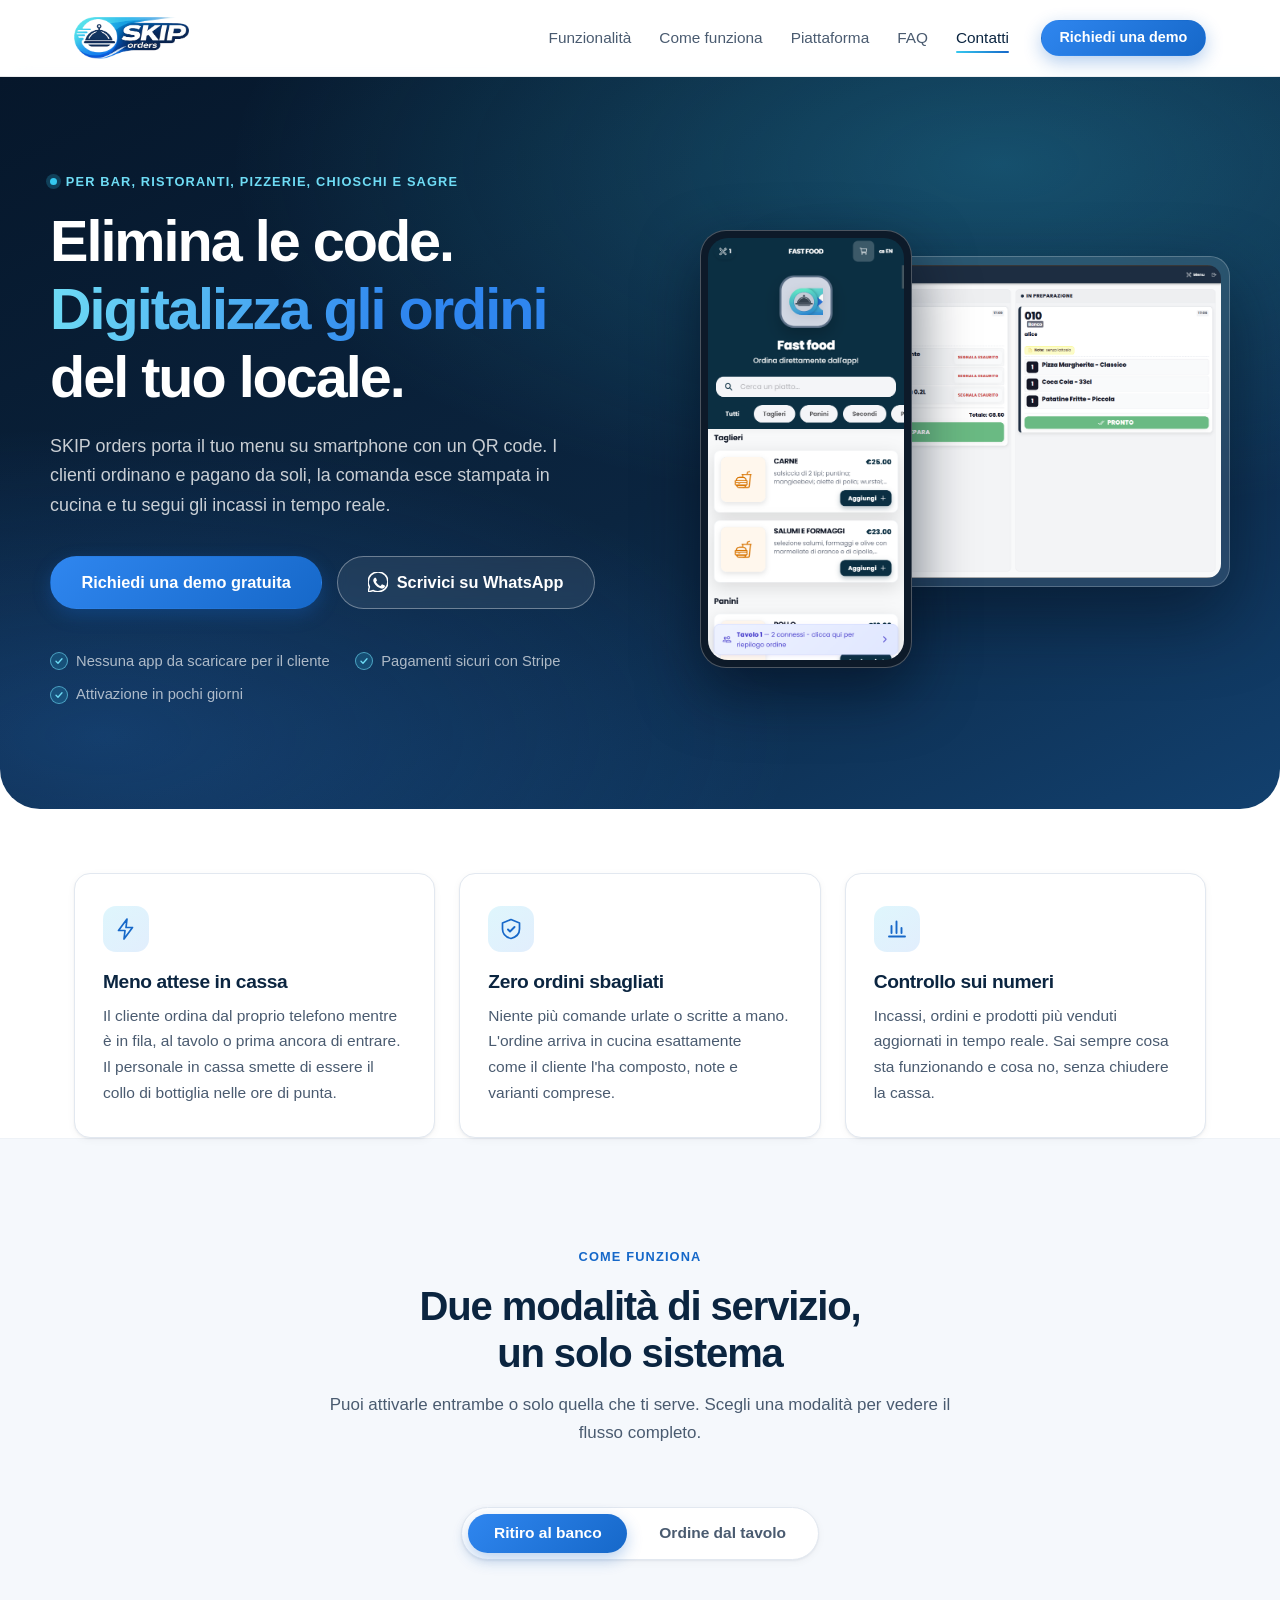
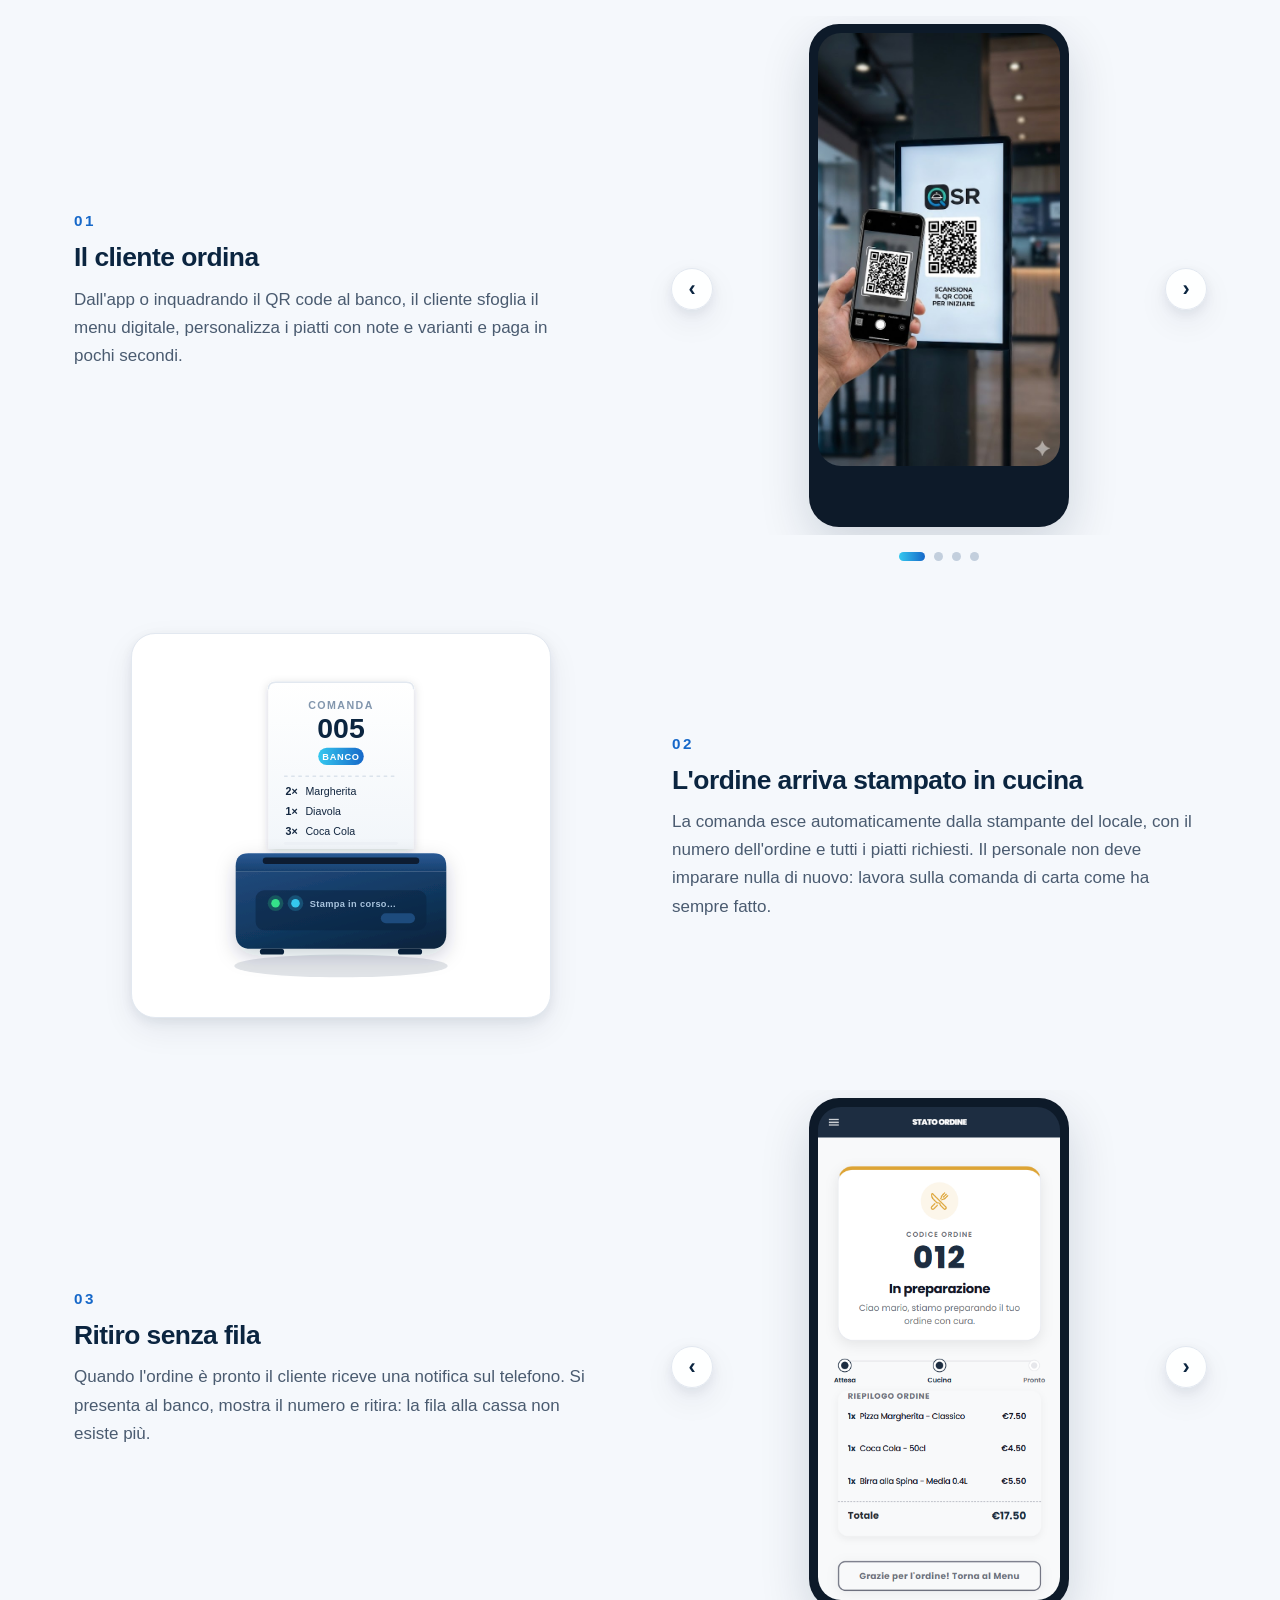
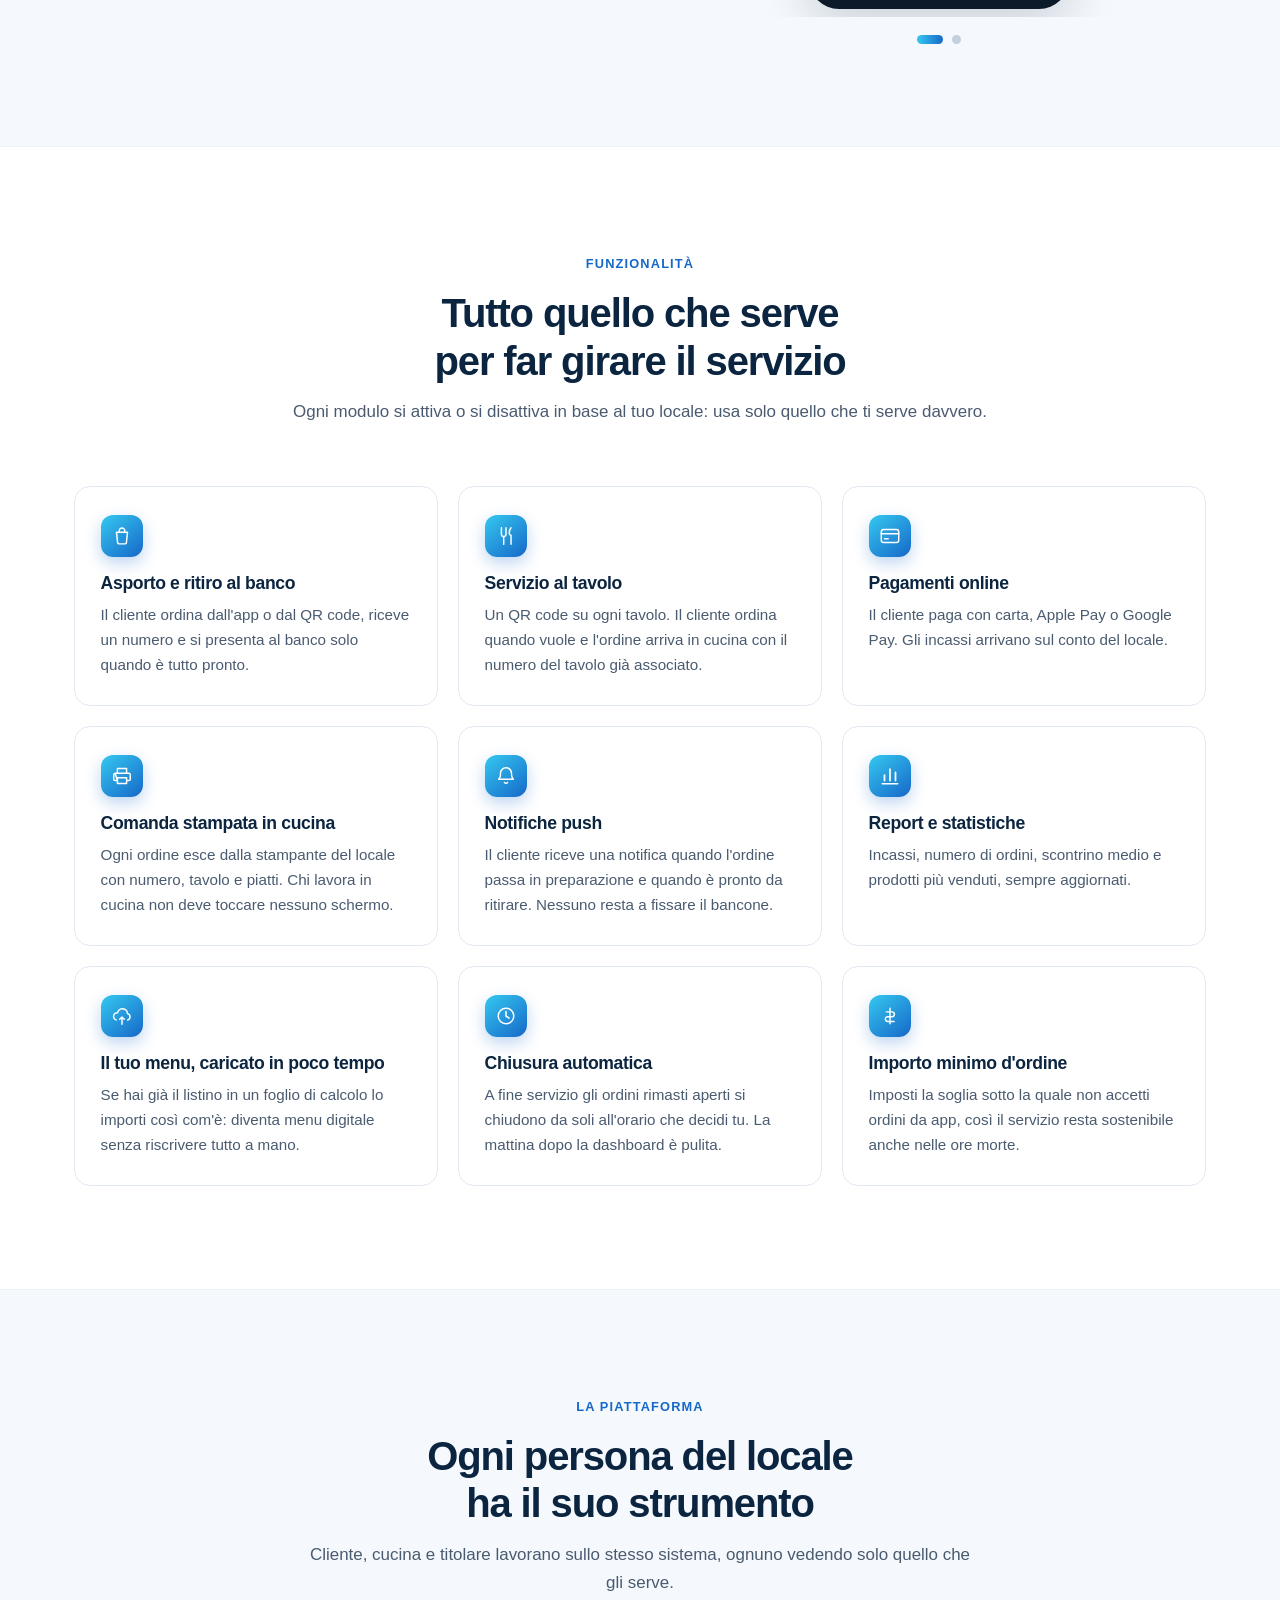
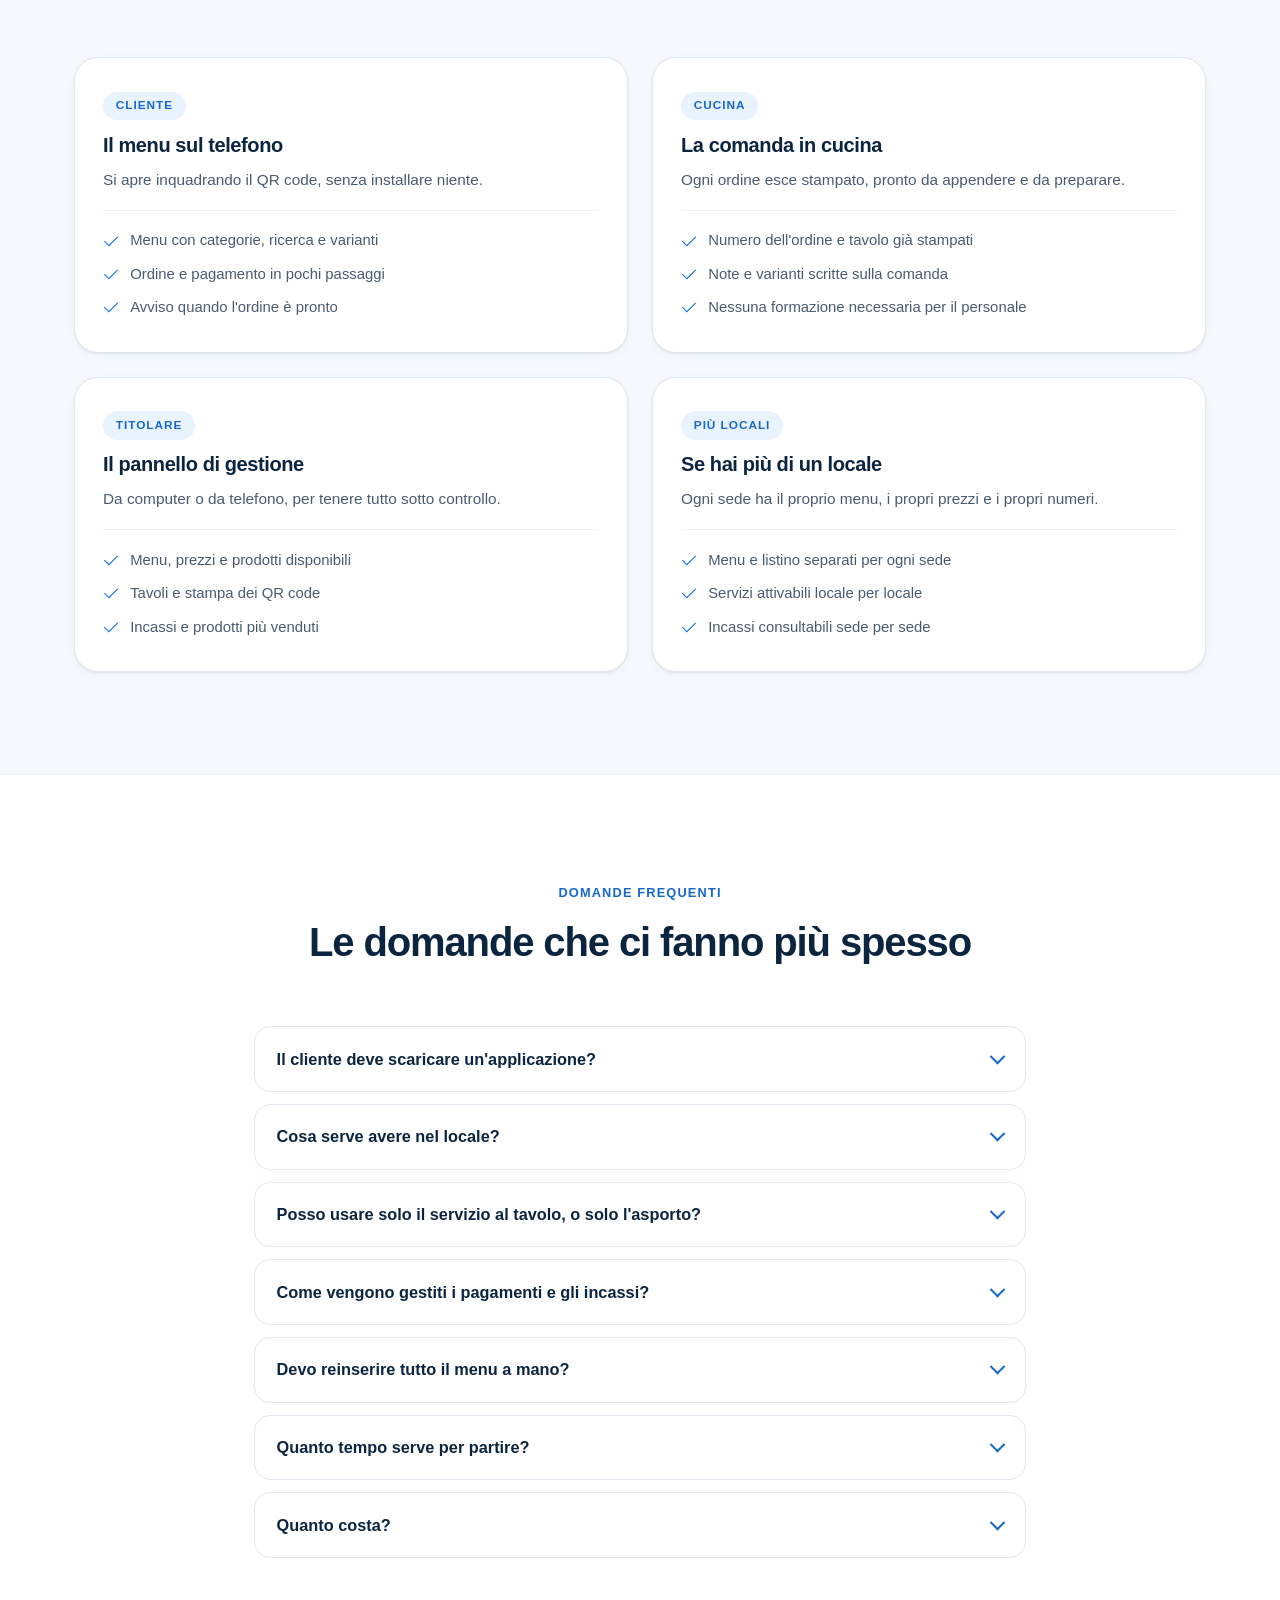
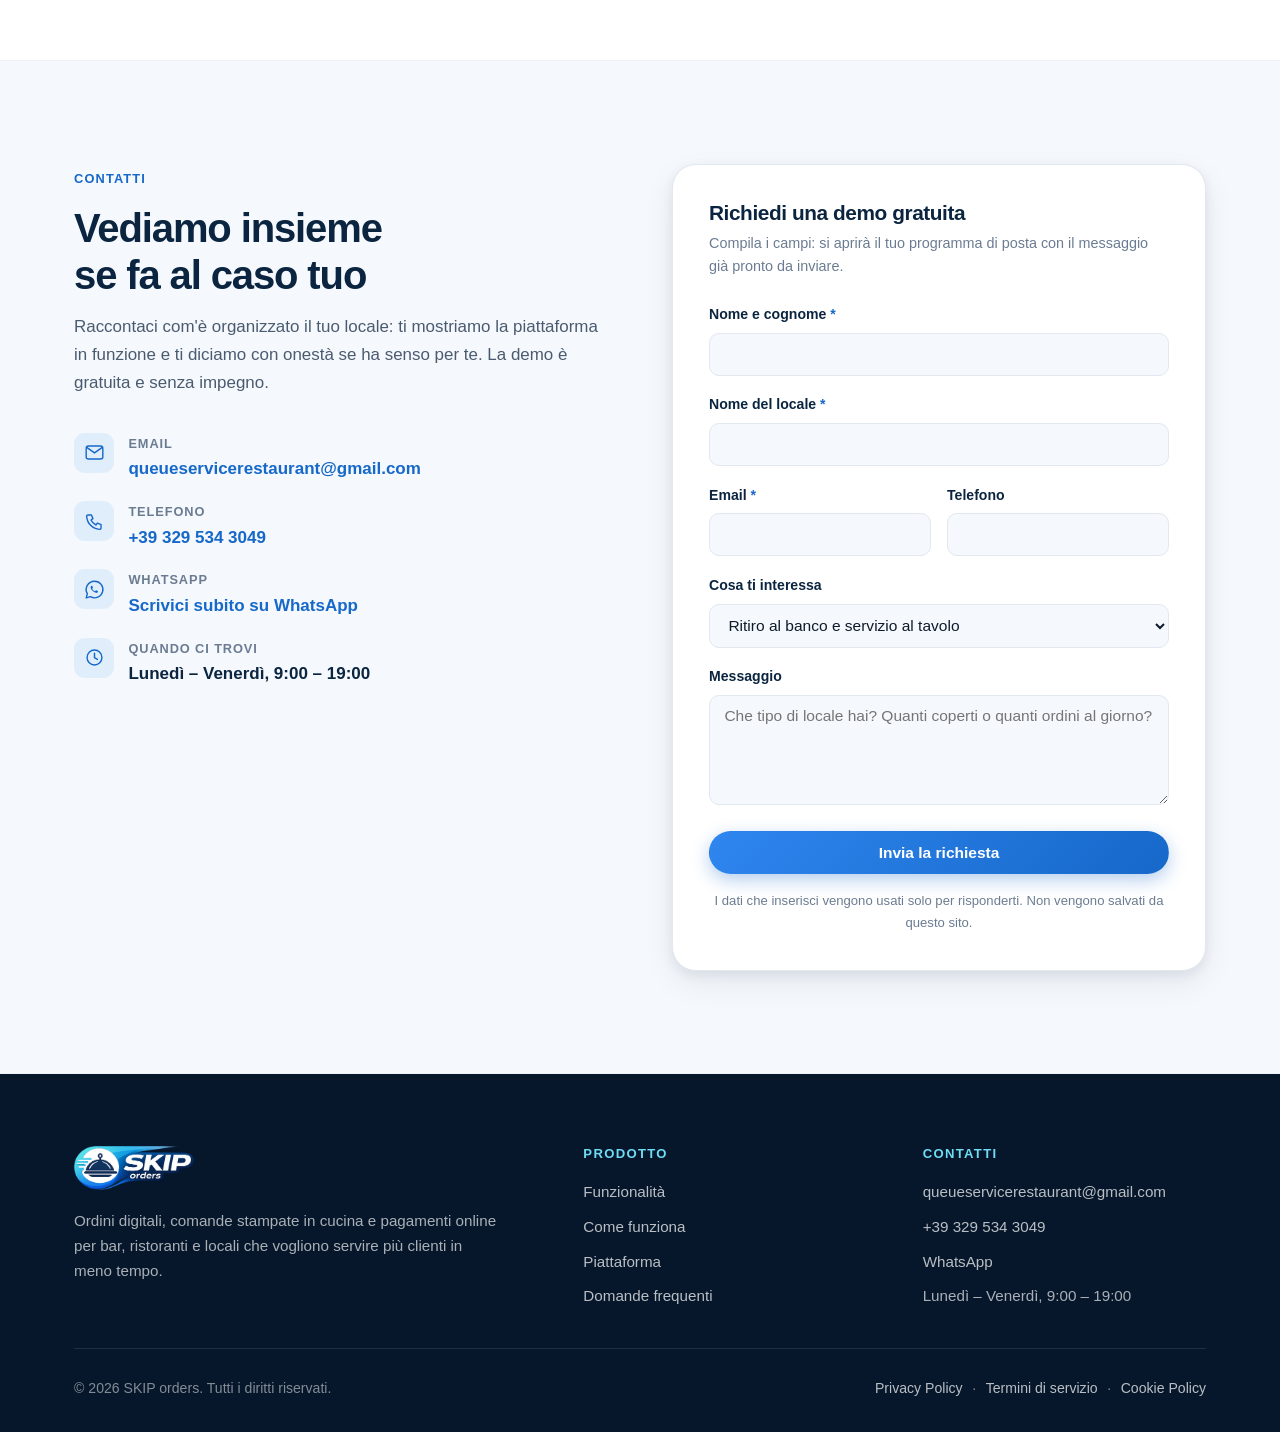
<file: index.html>
<!doctype html>
<html lang="it">
  <head>
    <meta charset="UTF-8" />
    <meta name="viewport" content="width=device-width, initial-scale=1.0" />

    <title>
      SKIP orders — Ordini digitali con QR per bar, ristoranti e locali
    </title>
    <meta
      name="description"
      content="SKIP orders digitalizza gli ordini del tuo locale: menu con QR code, ritiro al banco, servizio al tavolo, comanda stampata in cucina e pagamenti online. Richiedi una demo gratuita."
    />
    <meta name="author" content="SKIP orders" />
    <meta name="theme-color" content="#0b2540" />
    <link
      rel="canonical"
      href="https://flowlessdeveloping.github.io/queueservicerestaurant/"
    />

    <!-- Favicon / icone -->
    <link rel="icon" type="image/png" sizes="32x32" href="assets/images/skip-mark-32.png" />
    <link rel="icon" type="image/png" sizes="512x512" href="assets/images/skip-mark-512.png" />
    <link rel="apple-touch-icon" sizes="180x180" href="assets/images/skip-mark-180.png" />

    <!-- Open Graph / social -->
    <meta property="og:type" content="website" />
    <meta property="og:locale" content="it_IT" />
    <meta property="og:site_name" content="SKIP orders" />
    <meta
      property="og:title"
      content="SKIP orders — Ordini digitali con QR per bar e ristoranti"
    />
    <meta
      property="og:description"
      content="Menu con QR code, ritiro al banco, servizio al tavolo, comanda stampata in cucina e pagamenti online. Meno code, meno errori, più scontrini."
    />
    <meta
      property="og:url"
      content="https://flowlessdeveloping.github.io/queueservicerestaurant/"
    />
    <meta
      property="og:image"
      content="https://flowlessdeveloping.github.io/queueservicerestaurant/assets/images/og-image.png"
    />
    <meta property="og:image:width" content="1200" />
    <meta property="og:image:height" content="630" />
    <meta name="twitter:card" content="summary_large_image" />
    <meta
      name="twitter:title"
      content="SKIP orders — Ordini digitali con QR per bar e ristoranti"
    />
    <meta
      name="twitter:description"
      content="Menu con QR code, ritiro al banco, servizio al tavolo, comanda stampata in cucina e pagamenti online."
    />
    <meta
      name="twitter:image"
      content="https://flowlessdeveloping.github.io/queueservicerestaurant/assets/images/og-image.png"
    />

    <link rel="stylesheet" href="style.css" />

    <script type="application/ld+json">
      {
        "@context": "https://schema.org",
        "@type": "SoftwareApplication",
        "name": "SKIP orders",
        "applicationCategory": "BusinessApplication",
        "operatingSystem": "Web, iOS, Android",
        "description": "Piattaforma di ordinazione digitale per bar, ristoranti e locali: menu con QR code, ritiro al banco, servizio al tavolo, comanda stampata in cucina e pagamenti online.",
        "url": "https://flowlessdeveloping.github.io/queueservicerestaurant/",
        "inLanguage": "it-IT",
        "provider": {
          "@type": "Organization",
          "name": "SKIP orders",
          "email": "queueservicerestaurant@gmail.com",
          "telephone": "+39 329 534 3049",
          "areaServed": "IT",
          "contactPoint": {
            "@type": "ContactPoint",
            "contactType": "sales",
            "email": "queueservicerestaurant@gmail.com",
            "telephone": "+39 329 534 3049",
            "availableLanguage": ["it"]
          }
        }
      }
    </script>
  </head>

  <body>
    <a class="skip-link" href="#main">Vai al contenuto principale</a>

    <!-- ===================== HEADER ===================== -->
    <header class="site-header" id="site-header">
      <nav class="nav" aria-label="Navigazione principale">
        <a class="brand" href="#top" aria-label="SKIP orders — torna all'inizio">
          <img
            src="assets/images/skip-logo-lockup.png"
            alt="SKIP orders"
            width="660"
            height="242"
            class="brand-logo"
          />
        </a>

        <button
          class="nav-toggle"
          id="nav-toggle"
          aria-expanded="false"
          aria-controls="nav-menu"
          aria-label="Apri il menu di navigazione"
        >
          <span class="nav-toggle-bar"></span>
          <span class="nav-toggle-bar"></span>
          <span class="nav-toggle-bar"></span>
        </button>

        <div class="nav-menu" id="nav-menu">
          <ul class="nav-links">
            <li><a href="#funzionalita">Funzionalità</a></li>
            <li><a href="#come-funziona">Come funziona</a></li>
            <li><a href="#piattaforma">Piattaforma</a></li>
            <li><a href="#faq">FAQ</a></li>
            <li><a href="#contatti">Contatti</a></li>
          </ul>
          <a href="#contatti" class="btn btn-primary btn-sm nav-cta"
            >Richiedi una demo</a
          >
        </div>
      </nav>
    </header>

    <main id="main">
      <span id="top"></span>

      <!-- ===================== HERO ===================== -->
      <section class="hero">
        <div class="hero-grid">
        <div class="hero-inner">
          <p class="eyebrow">
            <span class="dot" aria-hidden="true"></span>
            Per bar, ristoranti, pizzerie, chioschi e sagre
          </p>

          <h1>
            Elimina le code.<br />
            <span class="grad">Digitalizza gli ordini</span> del tuo locale.
          </h1>

          <p class="hero-sub">
            SKIP orders porta il tuo menu su smartphone con un QR code. I clienti
            ordinano e pagano da soli, la comanda esce stampata in cucina e tu
            segui gli incassi in tempo reale.
          </p>

          <div class="hero-actions">
            <a href="#contatti" class="btn btn-primary btn-lg"
              >Richiedi una demo gratuita</a
            >
            <a
              href="https://wa.me/393295343049?text=Ciao%2C%20vorrei%20informazioni%20su%20SKIP%20orders%20per%20il%20mio%20locale."
              class="btn btn-ghost btn-lg"
              target="_blank"
              rel="noopener"
            >
              <svg class="ico" viewBox="0 0 24 24" aria-hidden="true">
                <path
                  d="M20.5 3.5A11.9 11.9 0 0 0 12 0C5.4 0 .1 5.3.1 11.9c0 2.1.5 4.1 1.6 5.9L0 24l6.4-1.7c1.7.9 3.6 1.4 5.6 1.4 6.6 0 11.9-5.3 11.9-11.9 0-3.2-1.2-6.2-3.4-8.3Z"
                  fill="none"
                  stroke="currentColor"
                  stroke-width="1.8"
                  stroke-linejoin="round"
                />
                <path
                  d="M8.5 6.9c-.3 0-.7.1-1 .5-.4.4-1.2 1.2-1.2 2.8s1.2 3.2 1.4 3.5c.2.3 2.4 3.8 5.9 5.2 2.9 1.1 3.5.9 4.1.9.7-.1 2.1-.9 2.4-1.7.3-.8.3-1.6.2-1.7-.1-.2-.3-.3-.7-.4l-2.3-1.1c-.3-.1-.6-.2-.8.2l-1.1 1.4c-.2.3-.4.3-.7.1-.4-.2-1.6-.6-3-1.9-1.1-1-1.9-2.2-2.1-2.6-.2-.4 0-.6.2-.7l.6-.7c.2-.2.2-.4.3-.6.1-.2 0-.5-.1-.6l-1-2.3c-.2-.4-.4-.4-.7-.4h-.4Z"
                  fill="currentColor"
                />
              </svg>
              Scrivici su WhatsApp
            </a>
          </div>

          <ul class="hero-trust">
            <li>Nessuna app da scaricare per il cliente</li>
            <li>Pagamenti sicuri con Stripe</li>
            <li>Attivazione in pochi giorni</li>
          </ul>
        </div>

        <div class="hero-visual" aria-hidden="true">
          <div class="hero-shot hero-shot-back">
            <img
              src="assets/images/5.png"
              alt=""
              loading="eager"
              width="1066"
              height="803"
            />
          </div>
          <div class="hero-shot hero-shot-front">
            <img
              src="assets/images/menu.png"
              alt=""
              loading="eager"
              width="488"
              height="1051"
            />
          </div>
        </div>
        </div>
      </section>

      <!-- ===================== BENEFICI ===================== -->
      <section class="section section-tight" id="benefici">
        <div class="container">
          <div class="benefits">
            <article class="benefit reveal">
              <div class="benefit-icon">
                <svg viewBox="0 0 24 24" aria-hidden="true">
                  <path
                    d="M13 2 4.5 13.5H11l-1 8.5 8.5-11.5H12l1-8.5Z"
                    fill="none"
                    stroke="currentColor"
                    stroke-width="1.7"
                    stroke-linejoin="round"
                  />
                </svg>
              </div>
              <h3>Meno attese in cassa</h3>
              <p>
                Il cliente ordina dal proprio telefono mentre è in fila, al tavolo
                o prima ancora di entrare. Il personale in cassa smette di essere
                il collo di bottiglia nelle ore di punta.
              </p>
            </article>

            <article class="benefit reveal">
              <div class="benefit-icon">
                <svg viewBox="0 0 24 24" aria-hidden="true">
                  <path
                    d="M9 12.5 11 14.5 15.5 10"
                    fill="none"
                    stroke="currentColor"
                    stroke-width="1.9"
                    stroke-linecap="round"
                    stroke-linejoin="round"
                  />
                  <path
                    d="M12 2.5 20.5 6v6c0 5-3.6 8.2-8.5 9.5C7.1 20.2 3.5 17 3.5 12V6L12 2.5Z"
                    fill="none"
                    stroke="currentColor"
                    stroke-width="1.7"
                    stroke-linejoin="round"
                  />
                </svg>
              </div>
              <h3>Zero ordini sbagliati</h3>
              <p>
                Niente più comande urlate o scritte a mano. L'ordine arriva in
                cucina esattamente come il cliente l'ha composto, note e varianti
                comprese.
              </p>
            </article>

            <article class="benefit reveal">
              <div class="benefit-icon">
                <svg viewBox="0 0 24 24" aria-hidden="true">
                  <path
                    d="M4 19.5h16M6.5 16V9m5 7V4.5m5 11.5v-5"
                    fill="none"
                    stroke="currentColor"
                    stroke-width="1.9"
                    stroke-linecap="round"
                  />
                </svg>
              </div>
              <h3>Controllo sui numeri</h3>
              <p>
                Incassi, ordini e prodotti più venduti aggiornati in tempo reale.
                Sai sempre cosa sta funzionando e cosa no, senza chiudere la cassa.
              </p>
            </article>
          </div>
        </div>
      </section>

      <!-- ===================== COME FUNZIONA ===================== -->
      <section class="section section-alt" id="come-funziona">
        <div class="container">
          <header class="section-head">
            <p class="eyebrow eyebrow-dark">Come funziona</p>
            <h2>Due modalità di servizio, un solo sistema</h2>
            <p class="section-sub">
              Puoi attivarle entrambe o solo quella che ti serve. Scegli una
              modalità per vedere il flusso completo.
            </p>
          </header>

          <div class="mode-tabs" role="tablist" aria-label="Modalità di servizio">
            <button
              class="mode-tab active"
              data-mode="counter"
              role="tab"
              id="tab-counter"
              aria-selected="true"
              aria-controls="mode-counter"
            >
              Ritiro al banco
            </button>
            <button
              class="mode-tab"
              data-mode="table"
              role="tab"
              id="tab-table"
              aria-selected="false"
              aria-controls="mode-table"
            >
              Ordine dal tavolo
            </button>
          </div>

          <!-- ===== MODALITÀ: RITIRO AL BANCO ===== -->
          <div
            class="mode-panel active"
            id="mode-counter"
            role="tabpanel"
            aria-labelledby="tab-counter"
          >
            <div class="step">
              <div class="step-text">
                <span class="step-number">01</span>
                <h3>Il cliente ordina</h3>
                <p>
                  Dall'app o inquadrando il QR code al banco, il cliente sfoglia
                  il menu digitale, personalizza i piatti con note e varianti e
                  paga in pochi secondi.
                </p>
              </div>
              <div class="step-media">
                <div class="carousel-wrapper">
                  <button class="carousel-btn prev" aria-label="Immagine precedente">
                    &#8249;
                  </button>
                  <button class="carousel-btn next" aria-label="Immagine successiva">
                    &#8250;
                  </button>
                  <div class="carousel" id="carousel-1">
                    <div class="carousel-item">
                      <div class="screenshot phone">
                        <img
                          src="assets/images/1.png"
                          alt="Scansione del QR code per aprire il menu"
                          loading="lazy"
                          width="572"
                          height="1024"
                        />
                      </div>
                    </div>
                    <div class="carousel-item">
                      <div class="screenshot phone">
                        <img
                          src="assets/images/2.png"
                          alt="Menu digitale con categorie e prodotti"
                          loading="lazy"
                          width="1179"
                          height="1995"
                        />
                      </div>
                    </div>
                    <div class="carousel-item">
                      <div class="screenshot phone">
                        <img
                          src="assets/images/3.png"
                          alt="Selezione di un prodotto con varianti"
                          loading="lazy"
                          width="1179"
                          height="2025"
                        />
                      </div>
                    </div>
                    <div class="carousel-item">
                      <div class="screenshot phone">
                        <img
                          src="assets/images/4-2.png"
                          alt="Pagamento sicuro con carta"
                          loading="lazy"
                          width="369"
                          height="739"
                        />
                      </div>
                    </div>
                  </div>
                  <div class="carousel-nav">
                    <button class="nav-dot active" aria-label="Vai all'immagine 1"></button>
                    <button class="nav-dot" aria-label="Vai all'immagine 2"></button>
                    <button class="nav-dot" aria-label="Vai all'immagine 3"></button>
                    <button class="nav-dot" aria-label="Vai all'immagine 4"></button>
                  </div>
                </div>
              </div>
            </div>

            <div class="step">
              <div class="step-text">
                <span class="step-number">02</span>
                <h3>L'ordine arriva stampato in cucina</h3>
                <p>
                  La comanda esce automaticamente dalla stampante del locale, con
                  il numero dell'ordine e tutti i piatti richiesti. Il personale
                  non deve imparare nulla di nuovo: lavora sulla comanda di carta
                  come ha sempre fatto.
                </p>
              </div>
              <div class="step-media">
                <figure class="printer-figure">
                  <img
                    src="assets/images/stampa-comanda-banco.svg"
                    alt="Stampante da cucina che stampa la comanda di un ordine"
                    loading="lazy"
                    width="520"
                    height="470"
                  />
                </figure>
              </div>
            </div>

            <div class="step">
              <div class="step-text">
                <span class="step-number">03</span>
                <h3>Ritiro senza fila</h3>
                <p>
                  Quando l'ordine è pronto il cliente riceve una notifica sul
                  telefono. Si presenta al banco, mostra il numero e ritira: la
                  fila alla cassa non esiste più.
                </p>
              </div>
              <div class="step-media">
                <div class="carousel-wrapper">
                  <button class="carousel-btn prev" aria-label="Immagine precedente">
                    &#8249;
                  </button>
                  <button class="carousel-btn next" aria-label="Immagine successiva">
                    &#8250;
                  </button>
                  <div class="carousel" id="carousel-3">
                    <div class="carousel-item">
                      <div class="screenshot phone">
                        <img
                          src="assets/images/6.png"
                          alt="Schermata dell'ordine in preparazione"
                          loading="lazy"
                          width="369"
                          height="752"
                        />
                      </div>
                    </div>
                    <div class="carousel-item">
                      <div class="screenshot phone">
                        <img
                          src="assets/images/7.png"
                          alt="Notifica di ordine pronto per il ritiro"
                          loading="lazy"
                          width="368"
                          height="749"
                        />
                      </div>
                    </div>
                  </div>
                  <div class="carousel-nav">
                    <button class="nav-dot active" aria-label="Vai all'immagine 1"></button>
                    <button class="nav-dot" aria-label="Vai all'immagine 2"></button>
                  </div>
                </div>
              </div>
            </div>
          </div>

          <!-- ===== MODALITÀ: ORDINE DAL TAVOLO ===== -->
          <div
            class="mode-panel"
            id="mode-table"
            role="tabpanel"
            aria-labelledby="tab-table"
          >
            <div class="step">
              <div class="step-text">
                <span class="step-number">01</span>
                <h3>Scansiona il QR al tavolo</h3>
                <p>
                  Il cliente inquadra il QR code sul tavolo con la fotocamera:
                  nessuna app da scaricare, si apre direttamente il menu digitale
                  del locale.
                </p>
              </div>
              <div class="step-media">
                <div class="carousel-wrapper">
                  <div class="carousel" id="carousel-t1">
                    <div class="carousel-item">
                      <div class="screenshot phone">
                        <img
                          src="assets/images/qrtavolo.jpg"
                          alt="QR code posizionato sul tavolo del locale"
                          loading="lazy"
                          width="572"
                          height="1024"
                        />
                      </div>
                    </div>
                  </div>
                </div>
              </div>
            </div>

            <div class="step">
              <div class="step-text">
                <span class="step-number">02</span>
                <h3>Ordina dallo smartphone</h3>
                <p>
                  Sceglie i piatti e invia l'ordine dal proprio telefono. La
                  comanda parte subito verso la cucina, senza dover attendere il
                  cameriere.
                </p>
              </div>
              <div class="step-media">
                <div class="carousel-wrapper">
                  <button class="carousel-btn prev" aria-label="Immagine precedente">
                    &#8249;
                  </button>
                  <button class="carousel-btn next" aria-label="Immagine successiva">
                    &#8250;
                  </button>
                  <div class="carousel" id="carousel-t2">
                    <div class="carousel-item">
                      <div class="screenshot phone">
                        <img
                          src="assets/images/menu.png"
                          alt="Menu digitale aperto dal tavolo"
                          loading="lazy"
                          width="488"
                          height="1051"
                        />
                      </div>
                    </div>
                    <div class="carousel-item">
                      <div class="screenshot phone">
                        <img
                          src="assets/images/confirm-order.png"
                          alt="Conferma dell'ordine dal tavolo"
                          loading="lazy"
                          width="390"
                          height="827"
                        />
                      </div>
                    </div>
                  </div>
                  <div class="carousel-nav">
                    <button class="nav-dot active" aria-label="Vai all'immagine 1"></button>
                    <button class="nav-dot" aria-label="Vai all'immagine 2"></button>
                  </div>
                </div>
              </div>
            </div>

            <div class="step">
              <div class="step-text">
                <span class="step-number">03</span>
                <h3>L'ordine arriva stampato in cucina</h3>
                <p>
                  La comanda esce dalla stampante già con il numero del tavolo
                  stampato sopra. La cucina sa subito cosa preparare e per chi,
                  senza passaggi di voce e senza fogli scritti a mano.
                </p>
              </div>
              <div class="step-media">
                <figure class="printer-figure">
                  <img
                    src="assets/images/stampa-comanda-tavolo.svg"
                    alt="Stampante da cucina che stampa la comanda di un tavolo"
                    loading="lazy"
                    width="520"
                    height="470"
                  />
                </figure>
              </div>
            </div>

            <div class="step">
              <div class="step-text">
                <span class="step-number">04</span>
                <h3>Servizio al tavolo e pagamento</h3>
                <p>
                  Il cameriere porta i piatti e incassa direttamente al tavolo con
                  il POS, oppure il cliente paga online dal telefono. In entrambi
                  i casi il conto si chiude senza spostarsi dalla sedia.
                </p>
              </div>
              <div class="step-media">
                <div class="carousel-wrapper">
                  <button class="carousel-btn prev" aria-label="Immagine precedente">
                    &#8249;
                  </button>
                  <button class="carousel-btn next" aria-label="Immagine successiva">
                    &#8250;
                  </button>
                  <div class="carousel" id="carousel-t4">
                    <div class="carousel-item">
                      <div class="screenshot phone">
                        <img
                          src="assets/images/servizio1.png"
                          alt="Stato dell'ordine al tavolo in preparazione"
                          loading="lazy"
                          width="490"
                          height="1057"
                        />
                      </div>
                    </div>
                    <div class="carousel-item">
                      <div class="screenshot phone">
                        <img
                          src="assets/images/servizio2.png"
                          alt="Ordine pronto per il servizio al tavolo"
                          loading="lazy"
                          width="488"
                          height="1053"
                        />
                      </div>
                    </div>
                  </div>
                  <div class="carousel-nav">
                    <button class="nav-dot active" aria-label="Vai all'immagine 1"></button>
                    <button class="nav-dot" aria-label="Vai all'immagine 2"></button>
                  </div>
                </div>
              </div>
            </div>
          </div>
        </div>
      </section>

      <!-- ===================== FUNZIONALITÀ ===================== -->
      <section class="section" id="funzionalita">
        <div class="container">
          <header class="section-head">
            <p class="eyebrow eyebrow-dark">Funzionalità</p>
            <h2>Tutto quello che serve per far girare il servizio</h2>
            <p class="section-sub">
              Ogni modulo si attiva o si disattiva in base al tuo locale: usa solo
              quello che ti serve davvero.
            </p>
          </header>

          <div class="feature-grid">
            <article class="feature reveal">
              <div class="feature-icon">
                <svg viewBox="0 0 24 24" aria-hidden="true">
                  <path
                    d="M6 8h12l-1.2 11.2a1.6 1.6 0 0 1-1.6 1.4H8.8a1.6 1.6 0 0 1-1.6-1.4L6 8Z"
                    fill="none"
                    stroke="currentColor"
                    stroke-width="1.6"
                    stroke-linejoin="round"
                  />
                  <path
                    d="M9 8V6.2A3 3 0 0 1 12 3.2a3 3 0 0 1 3 3V8"
                    fill="none"
                    stroke="currentColor"
                    stroke-width="1.6"
                    stroke-linecap="round"
                  />
                </svg>
              </div>
              <h3>Asporto e ritiro al banco</h3>
              <p>
                Il cliente ordina dall'app o dal QR code, riceve un numero e si
                presenta al banco solo quando è tutto pronto.
              </p>
            </article>

            <article class="feature reveal">
              <div class="feature-icon">
                <svg viewBox="0 0 24 24" aria-hidden="true">
                  <path
                    d="M7 3v7a2.5 2.5 0 0 0 5 0V3M9.5 12.5V21"
                    fill="none"
                    stroke="currentColor"
                    stroke-width="1.6"
                    stroke-linecap="round"
                  />
                  <path
                    d="M17.5 3c-1.4 1.5-2 3.6-2 5.6 0 1.5.7 2.4 2 2.6V21"
                    fill="none"
                    stroke="currentColor"
                    stroke-width="1.6"
                    stroke-linecap="round"
                    stroke-linejoin="round"
                  />
                </svg>
              </div>
              <h3>Servizio al tavolo</h3>
              <p>
                Un QR code su ogni tavolo. Il cliente ordina quando vuole e
                l'ordine arriva in cucina con il numero del tavolo già associato.
              </p>
            </article>

            <article class="feature reveal">
              <div class="feature-icon">
                <svg viewBox="0 0 24 24" aria-hidden="true">
                  <rect
                    x="2.5"
                    y="5"
                    width="19"
                    height="14"
                    rx="2.5"
                    fill="none"
                    stroke="currentColor"
                    stroke-width="1.6"
                  />
                  <path
                    d="M2.5 9.5h19M6 15h4"
                    fill="none"
                    stroke="currentColor"
                    stroke-width="1.6"
                    stroke-linecap="round"
                  />
                </svg>
              </div>
              <h3>Pagamenti online</h3>
              <p>
                Il cliente paga con carta, Apple Pay o Google Pay. Gli incassi
                arrivano sul conto del locale.
              </p>
            </article>

            <article class="feature reveal">
              <div class="feature-icon">
                <svg viewBox="0 0 24 24" aria-hidden="true">
                  <path
                    d="M7 9V3.8h10V9"
                    fill="none"
                    stroke="currentColor"
                    stroke-width="1.6"
                    stroke-linejoin="round"
                  />
                  <path
                    d="M4.5 9h15a1.5 1.5 0 0 1 1.5 1.5v5a1.5 1.5 0 0 1-1.5 1.5H17M7 17H4.5A1.5 1.5 0 0 1 3 15.5v-5A1.5 1.5 0 0 1 4.5 9Z"
                    fill="none"
                    stroke="currentColor"
                    stroke-width="1.6"
                    stroke-linejoin="round"
                  />
                  <path
                    d="M7 14h10v6.2H7z"
                    fill="none"
                    stroke="currentColor"
                    stroke-width="1.6"
                    stroke-linejoin="round"
                  />
                </svg>
              </div>
              <h3>Comanda stampata in cucina</h3>
              <p>
                Ogni ordine esce dalla stampante del locale con numero, tavolo e
                piatti. Chi lavora in cucina non deve toccare nessuno schermo.
              </p>
            </article>

            <article class="feature reveal">
              <div class="feature-icon">
                <svg viewBox="0 0 24 24" aria-hidden="true">
                  <path
                    d="M18 9a6 6 0 1 0-12 0c0 5-2 6.5-2 6.5h16S18 14 18 9Z"
                    fill="none"
                    stroke="currentColor"
                    stroke-width="1.6"
                    stroke-linejoin="round"
                  />
                  <path
                    d="M10.3 19a2 2 0 0 0 3.4 0"
                    fill="none"
                    stroke="currentColor"
                    stroke-width="1.6"
                    stroke-linecap="round"
                  />
                </svg>
              </div>
              <h3>Notifiche push</h3>
              <p>
                Il cliente riceve una notifica quando l'ordine passa in
                preparazione e quando è pronto da ritirare. Nessuno resta a
                fissare il bancone.
              </p>
            </article>

            <article class="feature reveal">
              <div class="feature-icon">
                <svg viewBox="0 0 24 24" aria-hidden="true">
                  <path
                    d="M3.5 20.5h17"
                    fill="none"
                    stroke="currentColor"
                    stroke-width="1.6"
                    stroke-linecap="round"
                  />
                  <path
                    d="M6 17V11m6 6V4.5m6 12.5V8"
                    fill="none"
                    stroke="currentColor"
                    stroke-width="1.9"
                    stroke-linecap="round"
                  />
                </svg>
              </div>
              <h3>Report e statistiche</h3>
              <p>
                Incassi, numero di ordini, scontrino medio e prodotti più venduti,
                sempre aggiornati.
              </p>
            </article>

            <article class="feature reveal">
              <div class="feature-icon">
                <svg viewBox="0 0 24 24" aria-hidden="true">
                  <path
                    d="M6.5 16.5a4 4 0 0 1 .6-8A5.5 5.5 0 0 1 18 9.4a3.6 3.6 0 0 1-.5 7.1"
                    fill="none"
                    stroke="currentColor"
                    stroke-width="1.6"
                    stroke-linejoin="round"
                  />
                  <path
                    d="M12 21v-8m0 0-2.5 2.5M12 13l2.5 2.5"
                    fill="none"
                    stroke="currentColor"
                    stroke-width="1.6"
                    stroke-linecap="round"
                    stroke-linejoin="round"
                  />
                </svg>
              </div>
              <h3>Il tuo menu, caricato in poco tempo</h3>
              <p>
                Se hai già il listino in un foglio di calcolo lo importi così
                com'è: diventa menu digitale senza riscrivere tutto a mano.
              </p>
            </article>

            <article class="feature reveal">
              <div class="feature-icon">
                <svg viewBox="0 0 24 24" aria-hidden="true">
                  <circle
                    cx="12"
                    cy="12"
                    r="8.5"
                    fill="none"
                    stroke="currentColor"
                    stroke-width="1.6"
                  />
                  <path
                    d="M12 7v5.2l3.3 2"
                    fill="none"
                    stroke="currentColor"
                    stroke-width="1.7"
                    stroke-linecap="round"
                    stroke-linejoin="round"
                  />
                </svg>
              </div>
              <h3>Chiusura automatica</h3>
              <p>
                A fine servizio gli ordini rimasti aperti si chiudono da soli
                all'orario che decidi tu. La mattina dopo la dashboard è pulita.
              </p>
            </article>

            <article class="feature reveal">
              <div class="feature-icon">
                <svg viewBox="0 0 24 24" aria-hidden="true">
                  <path
                    d="M12 3.5v17M8 7.5h6.2a2.6 2.6 0 0 1 0 5.2H9.6a2.6 2.6 0 0 0 0 5.3H16.5"
                    fill="none"
                    stroke="currentColor"
                    stroke-width="1.6"
                    stroke-linecap="round"
                    stroke-linejoin="round"
                  />
                </svg>
              </div>
              <h3>Importo minimo d'ordine</h3>
              <p>
                Imposti la soglia sotto la quale non accetti ordini da app, così
                il servizio resta sostenibile anche nelle ore morte.
              </p>
            </article>
          </div>
        </div>
      </section>

      <!-- ===================== PIATTAFORMA ===================== -->
      <section class="section section-alt" id="piattaforma">
        <div class="container">
          <header class="section-head">
            <p class="eyebrow eyebrow-dark">La piattaforma</p>
            <h2>Ogni persona del locale ha il suo strumento</h2>
            <p class="section-sub">
              Cliente, cucina e titolare lavorano sullo stesso sistema, ognuno
              vedendo solo quello che gli serve.
            </p>
          </header>

          <div class="platform-grid">
            <article class="platform-card reveal">
              <span class="platform-tag">Cliente</span>
              <h3>Il menu sul telefono</h3>
              <p>
                Si apre inquadrando il QR code, senza installare niente.
              </p>
              <ul class="ticks">
                <li>Menu con categorie, ricerca e varianti</li>
                <li>Ordine e pagamento in pochi passaggi</li>
                <li>Avviso quando l'ordine è pronto</li>
              </ul>
            </article>

            <article class="platform-card reveal">
              <span class="platform-tag">Cucina</span>
              <h3>La comanda in cucina</h3>
              <p>
                Ogni ordine esce stampato, pronto da appendere e da preparare.
              </p>
              <ul class="ticks">
                <li>Numero dell'ordine e tavolo già stampati</li>
                <li>Note e varianti scritte sulla comanda</li>
                <li>Nessuna formazione necessaria per il personale</li>
              </ul>
            </article>

            <article class="platform-card reveal">
              <span class="platform-tag">Titolare</span>
              <h3>Il pannello di gestione</h3>
              <p>
                Da computer o da telefono, per tenere tutto sotto controllo.
              </p>
              <ul class="ticks">
                <li>Menu, prezzi e prodotti disponibili</li>
                <li>Tavoli e stampa dei QR code</li>
                <li>Incassi e prodotti più venduti</li>
              </ul>
            </article>

            <article class="platform-card reveal">
              <span class="platform-tag">Più locali</span>
              <h3>Se hai più di un locale</h3>
              <p>
                Ogni sede ha il proprio menu, i propri prezzi e i propri numeri.
              </p>
              <ul class="ticks">
                <li>Menu e listino separati per ogni sede</li>
                <li>Servizi attivabili locale per locale</li>
                <li>Incassi consultabili sede per sede</li>
              </ul>
            </article>
          </div>
        </div>
      </section>

      <!-- ===================== FAQ ===================== -->
      <section class="section" id="faq">
        <div class="container container-narrow">
          <header class="section-head">
            <p class="eyebrow eyebrow-dark">Domande frequenti</p>
            <h2>Le domande che ci fanno più spesso</h2>
          </header>

          <div class="faq">
            <details class="faq-item">
              <summary>Il cliente deve scaricare un'applicazione?</summary>
              <div class="faq-body">
                <p>
                  No. Inquadrando il QR code si apre direttamente il menu nel
                  browser del telefono. Chi vuole può poi salvare SKIP orders come
                  app sulla schermata principale, ma non è obbligatorio per
                  ordinare.
                </p>
              </div>
            </details>

            <details class="faq-item">
              <summary>Cosa serve avere nel locale?</summary>
              <div class="faq-body">
                <p>
                  Una connessione internet e una stampante per le comande. Se ne
                  hai già una la colleghiamo, altrimenti ti indichiamo quale
                  prendere: sono le normali stampanti termiche da scontrino.
                </p>
              </div>
            </details>

            <details class="faq-item">
              <summary>Posso usare solo il servizio al tavolo, o solo l'asporto?</summary>
              <div class="faq-body">
                <p>
                  Sì. Ritiro al banco e servizio al tavolo sono due moduli
                  indipendenti: puoi attivarne uno, l'altro o entrambi, e cambiare
                  idea in qualsiasi momento.
                </p>
              </div>
            </details>

            <details class="faq-item">
              <summary>Come vengono gestiti i pagamenti e gli incassi?</summary>
              <div class="faq-body">
                <p>
                  Gli incassi dei pagamenti online arrivano sul conto del tuo
                  locale. Puoi anche lasciare il pagamento alla cassa o al POS del
                  cameriere e usare SKIP orders solo per le comande.
                </p>
              </div>
            </details>

            <details class="faq-item">
              <summary>Devo reinserire tutto il menu a mano?</summary>
              <div class="faq-body">
                <p>
                  No. Se hai già il listino in un foglio di calcolo lo importiamo
                  e diventa menu digitale. Da lì correggi solo quello che serve.
                </p>
              </div>
            </details>

            <details class="faq-item">
              <summary>Quanto tempo serve per partire?</summary>
              <div class="faq-body">
                <p>
                  Dipende dalla dimensione del menu, ma nella maggior parte dei casi
                  bastano pochi giorni tra configurazione, caricamento del menu,
                  stampa dei QR code e una breve formazione dello staff. Scrivici e
                  ti diamo una stima sul tuo caso.
                </p>
              </div>
            </details>

            <details class="faq-item">
              <summary>Quanto costa?</summary>
              <div class="faq-body">
                <p>
                  La piattaforma è attualmente in fase beta e viene messa a
                  disposizione dei locali <strong>senza alcun canone</strong>.
                  Restano a carico del locale le sole commissioni applicate da
                  Stripe sui pagamenti online.
                </p>
                <p>
                  In futuro potranno essere introdotte delle tariffe: in quel caso
                  te lo comunicheremo con almeno 30 giorni di preavviso, come
                  previsto dai
                  <a href="termini.html">termini di servizio</a>.
                </p>
              </div>
            </details>
          </div>
        </div>
      </section>

      <!-- ===================== CONTATTI ===================== -->
      <section class="section section-alt" id="contatti">
        <div class="container">
          <div class="contact-layout">
            <div class="contact-intro">
              <p class="eyebrow eyebrow-dark">Contatti</p>
              <h2>Vediamo insieme se fa al caso tuo</h2>
              <p class="section-sub">
                Raccontaci com'è organizzato il tuo locale: ti mostriamo la
                piattaforma in funzione e ti diciamo con onestà se ha senso per te.
                La demo è gratuita e senza impegno.
              </p>

              <ul class="contact-list">
                <li>
                  <span class="contact-ico" aria-hidden="true">
                    <svg viewBox="0 0 24 24">
                      <rect x="2.5" y="4.5" width="19" height="15" rx="2.5" fill="none" stroke="currentColor" stroke-width="1.6"/>
                      <path d="m3.5 6.5 8.5 6 8.5-6" fill="none" stroke="currentColor" stroke-width="1.6" stroke-linecap="round" stroke-linejoin="round"/>
                    </svg>
                  </span>
                  <span>
                    <strong>Email</strong>
                    <a href="mailto:queueservicerestaurant@gmail.com?subject=Richiesta%20demo%20SKIP%20orders"
                      >queueservicerestaurant@gmail.com</a
                    >
                  </span>
                </li>
                <li>
                  <span class="contact-ico" aria-hidden="true">
                    <svg viewBox="0 0 24 24">
                      <path d="M4.5 4.5h4l1.7 4.2-2.2 1.6a12 12 0 0 0 5.7 5.7l1.6-2.2 4.2 1.7v4a1.5 1.5 0 0 1-1.6 1.5C9.6 20.4 3.6 14.4 3 5.9A1.4 1.4 0 0 1 4.5 4.5Z" fill="none" stroke="currentColor" stroke-width="1.6" stroke-linejoin="round"/>
                    </svg>
                  </span>
                  <span>
                    <strong>Telefono</strong>
                    <a href="tel:+393295343049">+39 329 534 3049</a>
                  </span>
                </li>
                <li>
                  <span class="contact-ico" aria-hidden="true">
                    <svg viewBox="0 0 24 24">
                      <path d="M12 2.5a9.5 9.5 0 0 0-8.2 14.3L2.5 21.5l4.8-1.3A9.5 9.5 0 1 0 12 2.5Z" fill="none" stroke="currentColor" stroke-width="1.6" stroke-linejoin="round"/>
                      <path d="M8.8 7.6c.4 0 .5.1.7.5l.7 1.6c.1.2 0 .4-.1.6l-.5.6c-.2.2-.2.3-.1.5.4.8 1.5 2 2.7 2.6.2.1.4.1.5-.1l.7-.9c.2-.2.3-.2.6-.1l1.6.8c.3.1.4.2.4.4 0 .5-.2 1.2-.9 1.6-.4.2-1 .3-2.4-.2-2.4-.9-4-3.2-4.2-3.4-.1-.2-.9-1.2-.9-2.4s.6-1.7.9-2c.2-.1.3-.1.4-.1h.3Z" fill="currentColor"/>
                    </svg>
                  </span>
                  <span>
                    <strong>WhatsApp</strong>
                    <a
                      href="https://wa.me/393295343049?text=Ciao%2C%20vorrei%20informazioni%20su%20SKIP%20orders%20per%20il%20mio%20locale."
                      target="_blank"
                      rel="noopener"
                      >Scrivici subito su WhatsApp</a
                    >
                  </span>
                </li>
                <li>
                  <span class="contact-ico" aria-hidden="true">
                    <svg viewBox="0 0 24 24">
                      <circle cx="12" cy="12" r="8.5" fill="none" stroke="currentColor" stroke-width="1.6"/>
                      <path d="M12 7v5.2l3.3 2" fill="none" stroke="currentColor" stroke-width="1.7" stroke-linecap="round" stroke-linejoin="round"/>
                    </svg>
                  </span>
                  <span>
                    <strong>Quando ci trovi</strong>
                    <span class="contact-plain">Lunedì – Venerdì, 9:00 – 19:00</span>
                  </span>
                </li>
              </ul>
            </div>

            <div class="contact-form-wrap">
              <form class="contact-form" id="contact-form" novalidate>
                <h3>Richiedi una demo gratuita</h3>
                <p class="form-hint">
                  Compila i campi: si aprirà il tuo programma di posta con il
                  messaggio già pronto da inviare.
                </p>

                <div class="field">
                  <label for="f-nome">Nome e cognome <span aria-hidden="true">*</span></label>
                  <input id="f-nome" name="nome" type="text" required autocomplete="name" />
                </div>

                <div class="field">
                  <label for="f-locale">Nome del locale <span aria-hidden="true">*</span></label>
                  <input id="f-locale" name="locale" type="text" required autocomplete="organization" />
                </div>

                <div class="field-row">
                  <div class="field">
                    <label for="f-email">Email <span aria-hidden="true">*</span></label>
                    <input id="f-email" name="email" type="email" required autocomplete="email" />
                  </div>
                  <div class="field">
                    <label for="f-tel">Telefono</label>
                    <input id="f-tel" name="telefono" type="tel" autocomplete="tel" />
                  </div>
                </div>

                <div class="field">
                  <label for="f-tipo">Cosa ti interessa</label>
                  <select id="f-tipo" name="interesse">
                    <option value="Entrambi">Ritiro al banco e servizio al tavolo</option>
                    <option value="Ritiro al banco">Solo ritiro al banco / asporto</option>
                    <option value="Servizio al tavolo">Solo servizio al tavolo</option>
                    <option value="Non lo so ancora">Non lo so ancora</option>
                  </select>
                </div>

                <div class="field">
                  <label for="f-msg">Messaggio</label>
                  <textarea
                    id="f-msg"
                    name="messaggio"
                    rows="4"
                    placeholder="Che tipo di locale hai? Quanti coperti o quanti ordini al giorno?"
                  ></textarea>
                </div>

                <button type="submit" class="btn btn-primary btn-block">
                  Invia la richiesta
                </button>

                <p class="form-privacy">
                  I dati che inserisci vengono usati solo per risponderti. Non
                  vengono salvati da questo sito.
                </p>
                <p class="form-status" id="form-status" role="status" aria-live="polite"></p>
              </form>
            </div>
          </div>
        </div>
      </section>
    </main>

    <!-- ===================== FOOTER ===================== -->
    <footer class="site-footer">
      <div class="container">
        <div class="footer-grid">
          <div class="footer-brand">
            <img
              src="assets/images/skip-logo-lockup.png"
              alt="SKIP orders"
              width="660"
              height="242"
              loading="lazy"
            />
            <p>
              Ordini digitali, comande stampate in cucina e pagamenti online per
              bar, ristoranti e locali che vogliono servire più clienti in meno
              tempo.
            </p>
          </div>

          <nav class="footer-col" aria-label="Prodotto">
            <h4>Prodotto</h4>
            <ul>
              <li><a href="#funzionalita">Funzionalità</a></li>
              <li><a href="#come-funziona">Come funziona</a></li>
              <li><a href="#piattaforma">Piattaforma</a></li>
                <li><a href="#faq">Domande frequenti</a></li>
            </ul>
          </nav>

          <div class="footer-col">
            <h4>Contatti</h4>
            <ul>
              <li>
                <a href="mailto:queueservicerestaurant@gmail.com?subject=Richiesta%20demo%20SKIP%20orders"
                  >queueservicerestaurant@gmail.com</a
                >
              </li>
              <li><a href="tel:+393295343049">+39 329 534 3049</a></li>
              <li>
                <a
                  href="https://wa.me/393295343049?text=Ciao%2C%20vorrei%20informazioni%20su%20SKIP%20orders%20per%20il%20mio%20locale."
                  target="_blank"
                  rel="noopener"
                  >WhatsApp</a
                >
              </li>
              <li>Lunedì – Venerdì, 9:00 – 19:00</li>
            </ul>
          </div>
        </div>

        <div class="footer-bottom">
          <p>&copy; <span id="year">2026</span> SKIP orders. Tutti i diritti riservati.</p>
          <p class="footer-legal">
            <a href="privacy.html">Privacy Policy</a>
            <span aria-hidden="true">·</span>
            <a href="termini.html">Termini di servizio</a>
            <span aria-hidden="true">·</span>
            <a href="cookie.html">Cookie Policy</a>
          </p>
        </div>
      </div>
    </footer>

    <script>
      // ===== ANNO CORRENTE =====
      document.getElementById("year").textContent = new Date().getFullYear();

      // ===== MENU MOBILE =====
      const navToggle = document.getElementById("nav-toggle");
      const navMenu = document.getElementById("nav-menu");

      const closeMenu = () => {
        navMenu.classList.remove("open");
        navToggle.classList.remove("open");
        navToggle.setAttribute("aria-expanded", "false");
      };

      navToggle.addEventListener("click", () => {
        const open = navMenu.classList.toggle("open");
        navToggle.classList.toggle("open", open);
        navToggle.setAttribute("aria-expanded", String(open));
      });

      navMenu.querySelectorAll("a").forEach((a) => {
        a.addEventListener("click", closeMenu);
      });

      document.addEventListener("keydown", (e) => {
        if (e.key === "Escape") closeMenu();
      });

      // ===== HEADER COMPATTO ALLO SCROLL =====
      const header = document.getElementById("site-header");
      const onScroll = () => {
        header.classList.toggle("scrolled", window.scrollY > 12);
      };
      window.addEventListener("scroll", onScroll, { passive: true });
      onScroll();

      // ===== EVIDENZA SEZIONE ATTIVA =====
      const sections = Array.from(
        document.querySelectorAll("main section[id]"),
      ).filter((s) => document.querySelector('.nav-links a[href="#' + s.id + '"]'));

      if ("IntersectionObserver" in window && sections.length) {
        const navObserver = new IntersectionObserver(
          (entries) => {
            entries.forEach((entry) => {
              if (!entry.isIntersecting) return;
              document
                .querySelectorAll(".nav-links a")
                .forEach((a) => a.classList.remove("active"));
              const link = document.querySelector(
                '.nav-links a[href="#' + entry.target.id + '"]',
              );
              if (link) link.classList.add("active");
            });
          },
          { rootMargin: "-45% 0px -50% 0px" },
        );
        sections.forEach((s) => navObserver.observe(s));
      }

      // ===== ANIMAZIONI DI INGRESSO =====
      const prefersReduced = window.matchMedia(
        "(prefers-reduced-motion: reduce)",
      ).matches;

      if (!prefersReduced && "IntersectionObserver" in window) {
        const revealObserver = new IntersectionObserver(
          (entries, obs) => {
            entries.forEach((entry) => {
              if (!entry.isIntersecting) return;
              entry.target.classList.add("visible");
              obs.unobserve(entry.target);
            });
          },
          { threshold: 0.12 },
        );
        document
          .querySelectorAll(".reveal")
          .forEach((el) => revealObserver.observe(el));
      } else {
        document
          .querySelectorAll(".reveal")
          .forEach((el) => el.classList.add("visible"));
      }

      // ===== TAB MODALITÀ DI SERVIZIO =====
      document.querySelectorAll(".mode-tab").forEach((tab) => {
        tab.addEventListener("click", () => {
          const mode = tab.dataset.mode;

          document.querySelectorAll(".mode-tab").forEach((t) => {
            t.classList.remove("active");
            t.setAttribute("aria-selected", "false");
          });
          document
            .querySelectorAll(".mode-panel")
            .forEach((p) => p.classList.remove("active"));

          tab.classList.add("active");
          tab.setAttribute("aria-selected", "true");
          document.getElementById("mode-" + mode).classList.add("active");
        });
      });

      // ===== CAROSELLI =====
      document.querySelectorAll(".carousel").forEach((carousel) => {
        const wrapper = carousel.closest(".carousel-wrapper");
        const dots = wrapper.querySelectorAll(".nav-dot");
        const items = carousel.querySelectorAll(".carousel-item");
        const prevBtn = wrapper.querySelector(".prev");
        const nextBtn = wrapper.querySelector(".next");

        if (items.length < 2) {
          if (prevBtn) prevBtn.remove();
          if (nextBtn) nextBtn.remove();
        }

        const activeIndex = () => {
          const rect = carousel.getBoundingClientRect();
          let maxVisible = 0;
          let index = 0;
          items.forEach((item, i) => {
            const r = item.getBoundingClientRect();
            const visible = Math.max(
              0,
              Math.min(rect.right, r.right) - Math.max(rect.left, r.left),
            );
            if (visible > maxVisible) {
              maxVisible = visible;
              index = i;
            }
          });
          return index;
        };

        const updateDots = () => {
          const index = activeIndex();
          dots.forEach((dot, i) => dot.classList.toggle("active", i === index));
        };

        const scrollToIndex = (index) => {
          const item = items[index];
          if (!item) return;
          carousel.scrollTo({
            left: item.offsetLeft - carousel.offsetLeft,
            behavior: prefersReduced ? "auto" : "smooth",
          });
        };

        carousel.addEventListener("scroll", updateDots, { passive: true });
        window.addEventListener("resize", updateDots);

        dots.forEach((dot, i) => dot.addEventListener("click", () => scrollToIndex(i)));

        if (prevBtn) {
          prevBtn.addEventListener("click", () => {
            const i = activeIndex();
            scrollToIndex(i > 0 ? i - 1 : items.length - 1);
          });
        }

        if (nextBtn) {
          nextBtn.addEventListener("click", () => {
            const i = activeIndex();
            scrollToIndex(i < items.length - 1 ? i + 1 : 0);
          });
        }

        updateDots();
      });

      // ===== FORM CONTATTI (compone una email) =====
      const form = document.getElementById("contact-form");
      const status = document.getElementById("form-status");

      form.addEventListener("submit", (e) => {
        e.preventDefault();

        if (!form.checkValidity()) {
          form.reportValidity();
          return;
        }

        const get = (name) => form.elements[name].value.trim();
        const nome = get("nome");
        const locale = get("locale");

        const corpo = [
          "Nome e cognome: " + nome,
          "Locale: " + locale,
          "Email: " + get("email"),
          "Telefono: " + (get("telefono") || "—"),
          "Interesse: " + get("interesse"),
          "",
          "Messaggio:",
          get("messaggio") || "—",
        ].join("\n");

        const url =
          "mailto:queueservicerestaurant@gmail.com" +
          "?subject=" +
          encodeURIComponent("Richiesta demo SKIP orders — " + locale) +
          "&body=" +
          encodeURIComponent(corpo);

        window.location.href = url;

        status.textContent =
          "Abbiamo aperto il tuo programma di posta con il messaggio pronto. Se non si apre, scrivici direttamente a queueservicerestaurant@gmail.com.";
      });
    </script>
  </body>
</html>
</file>
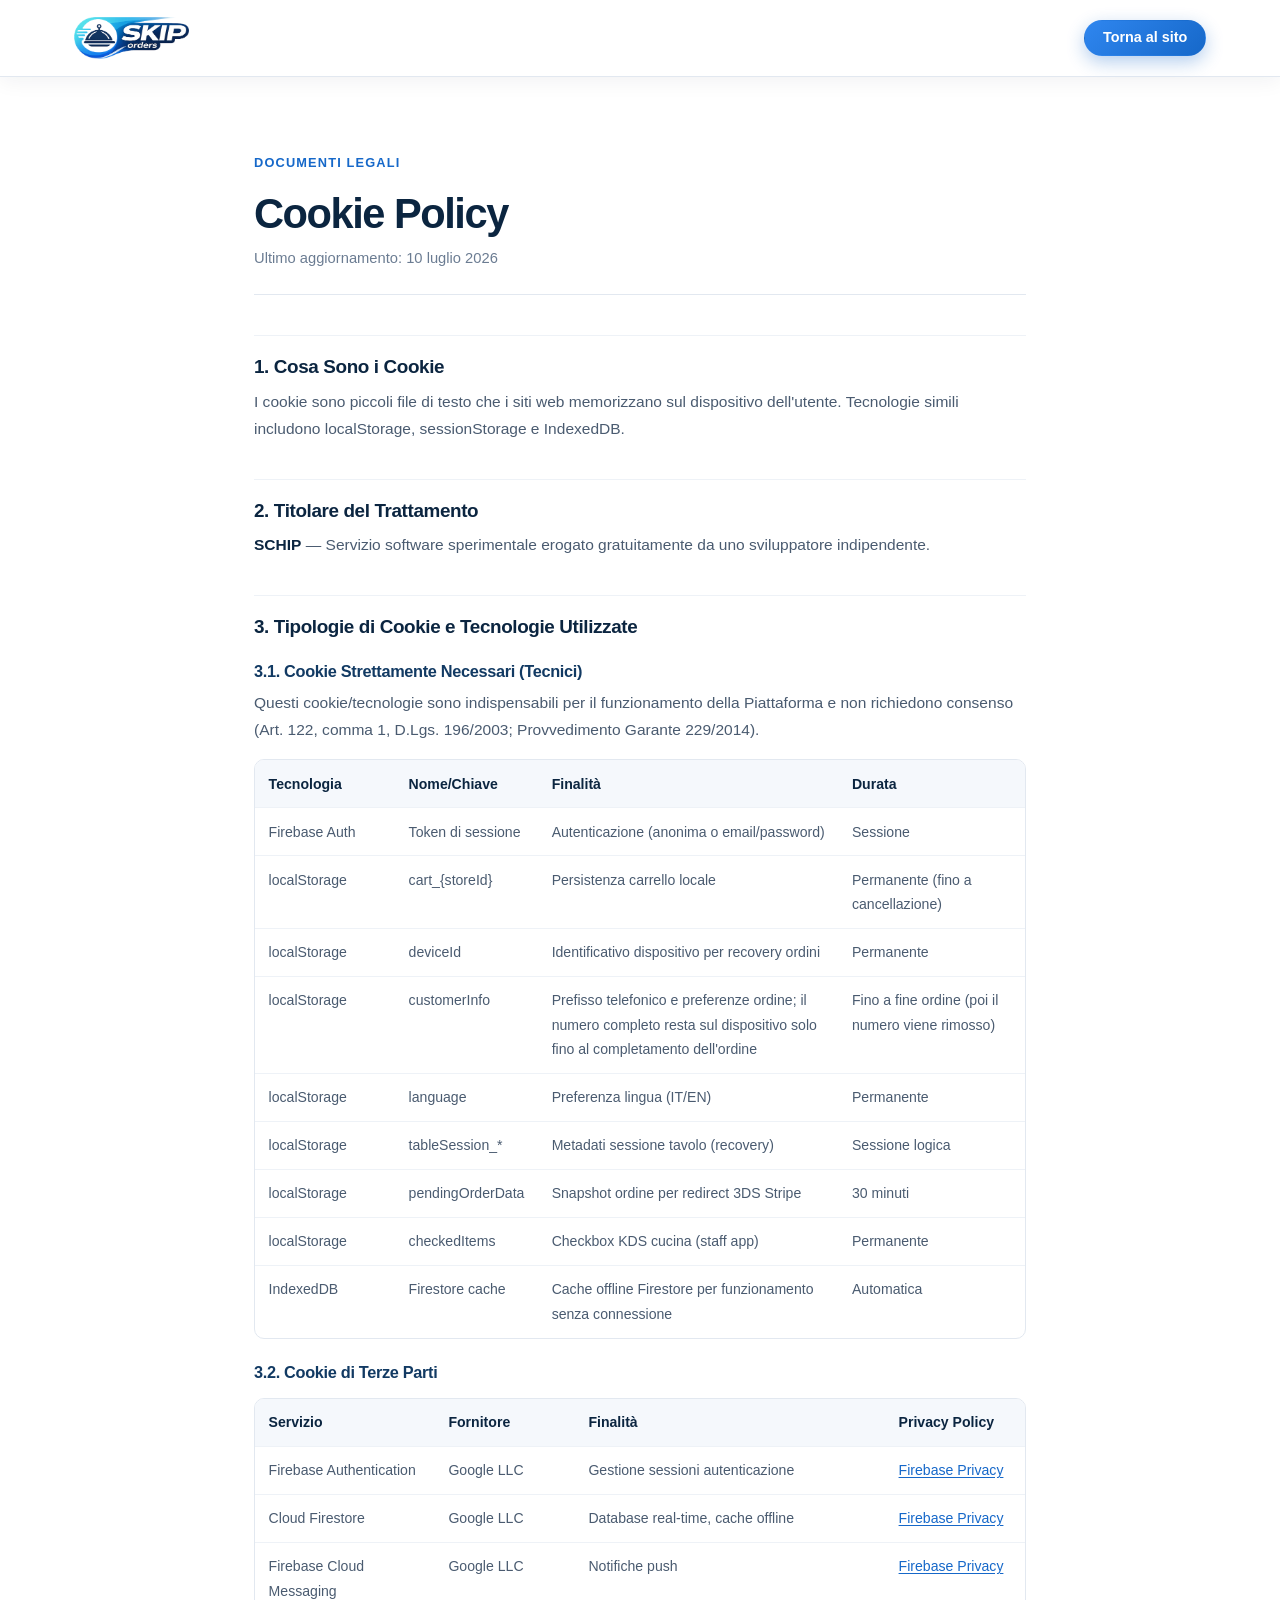
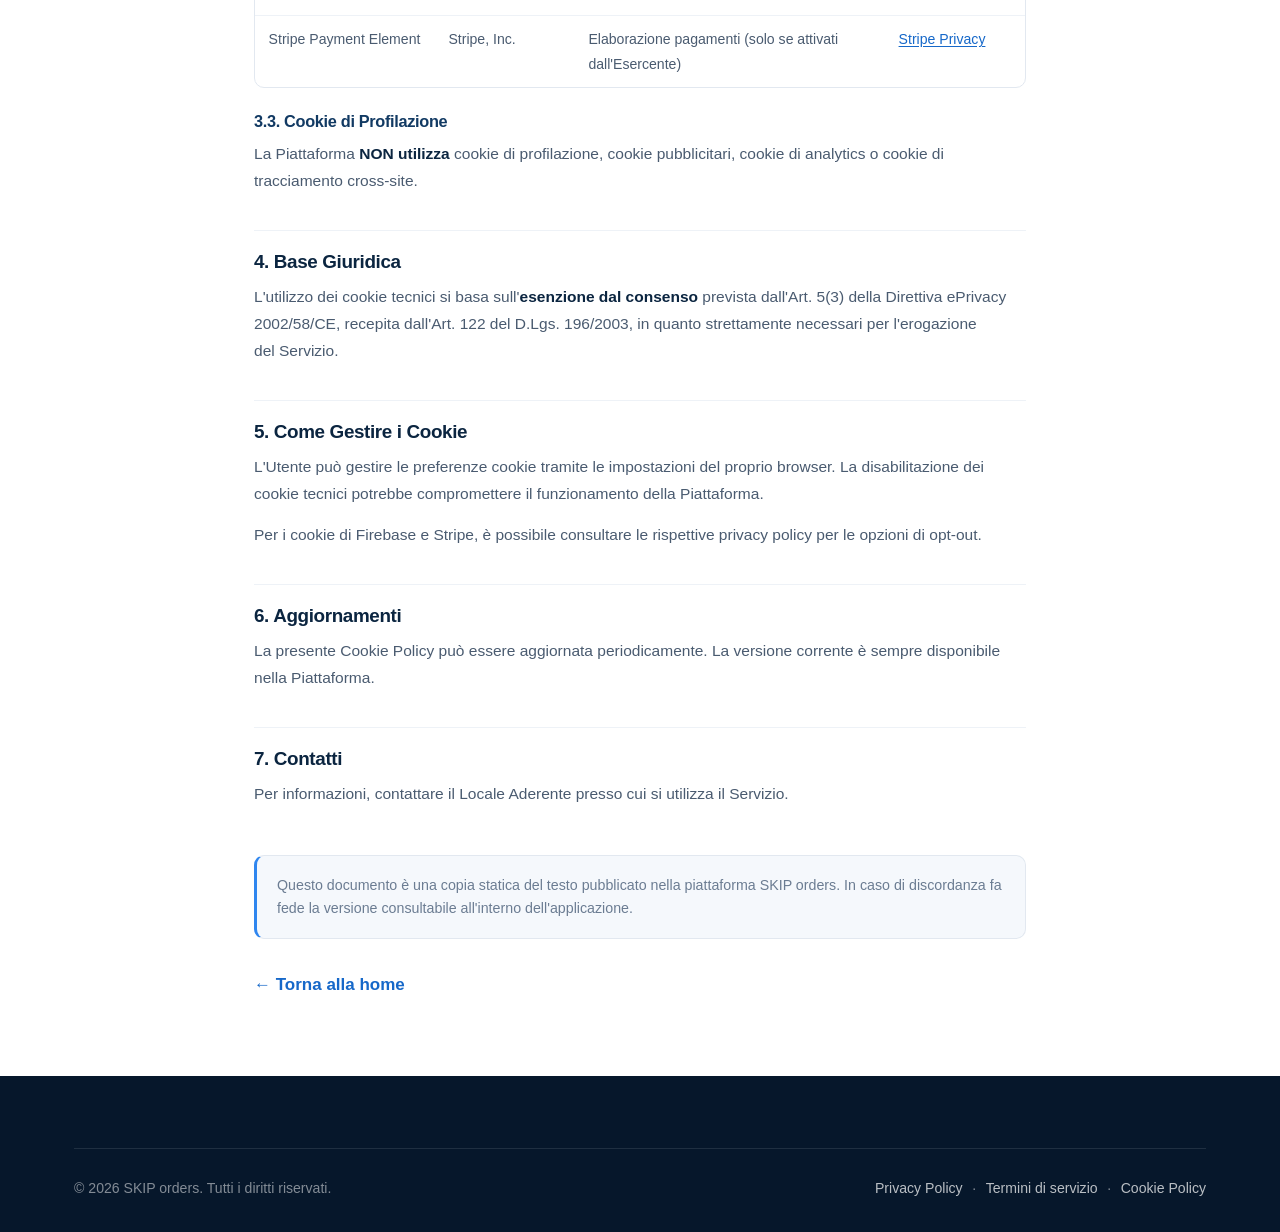
<file: cookie.html>
<!doctype html>
<html lang="it">
  <head>
    <meta charset="UTF-8" />
    <meta name="viewport" content="width=device-width, initial-scale=1.0" />
    <title>Cookie Policy — SKIP orders</title>
    <meta name="description" content="Informativa sui cookie della piattaforma SKIP orders." />
    <meta name="robots" content="noindex, follow" />
    <meta name="theme-color" content="#0b2540" />
    <link rel="icon" type="image/png" sizes="32x32" href="assets/images/skip-mark-32.png" />
    <link rel="apple-touch-icon" sizes="180x180" href="assets/images/skip-mark-180.png" />
    <link rel="stylesheet" href="style.css" />
  </head>
  <body>
    <a class="skip-link" href="#main">Vai al contenuto principale</a>

    <header class="site-header scrolled">
      <nav class="nav" aria-label="Navigazione principale">
        <a class="brand" href="index.html" aria-label="SKIP orders — home">
          <img
            src="assets/images/skip-logo-lockup.png"
            alt="SKIP orders"
            width="660"
            height="242"
            class="brand-logo"
          />
        </a>
        <div class="nav-menu">
          <a href="index.html" class="btn btn-primary btn-sm">Torna al sito</a>
        </div>
      </nav>
    </header>

    <main id="main" class="legal-page">
      <div class="container container-narrow">
        <p class="eyebrow eyebrow-dark">Documenti legali</p>
        <h1>Cookie Policy</h1>
        <p class="legal-updated">Ultimo aggiornamento: 10 luglio 2026</p>
        <div class="legal-content">
          <h3>1. Cosa Sono i Cookie</h3>
          <p>I cookie sono piccoli file di testo che i siti web memorizzano sul dispositivo dell'utente. Tecnologie simili includono localStorage, sessionStorage e IndexedDB.</p>

          <h3>2. Titolare del Trattamento</h3>
          <p><strong>SCHIP</strong> — Servizio software sperimentale erogato gratuitamente da uno sviluppatore indipendente.</p>

          <h3>3. Tipologie di Cookie e Tecnologie Utilizzate</h3>

          <h4>3.1. Cookie Strettamente Necessari (Tecnici)</h4>
          <p>Questi cookie/tecnologie sono indispensabili per il funzionamento della Piattaforma e non richiedono consenso (Art. 122, comma 1, D.Lgs. 196/2003; Provvedimento Garante 229/2014).</p>

          <table>
          <tr><th>Tecnologia</th><th>Nome/Chiave</th><th>Finalità</th><th>Durata</th></tr>
          <tr><td>Firebase Auth</td><td>Token di sessione</td><td>Autenticazione (anonima o email/password)</td><td>Sessione</td></tr>
          <tr><td>localStorage</td><td>cart_{storeId}</td><td>Persistenza carrello locale</td><td>Permanente (fino a cancellazione)</td></tr>
          <tr><td>localStorage</td><td>deviceId</td><td>Identificativo dispositivo per recovery ordini</td><td>Permanente</td></tr>
          <tr><td>localStorage</td><td>customerInfo</td><td>Prefisso telefonico e preferenze ordine; il numero completo resta sul dispositivo solo fino al completamento dell'ordine</td><td>Fino a fine ordine (poi il numero viene rimosso)</td></tr>
          <tr><td>localStorage</td><td>language</td><td>Preferenza lingua (IT/EN)</td><td>Permanente</td></tr>
          <tr><td>localStorage</td><td>tableSession_*</td><td>Metadati sessione tavolo (recovery)</td><td>Sessione logica</td></tr>
          <tr><td>localStorage</td><td>pendingOrderData</td><td>Snapshot ordine per redirect 3DS Stripe</td><td>30 minuti</td></tr>
          <tr><td>localStorage</td><td>checkedItems</td><td>Checkbox KDS cucina (staff app)</td><td>Permanente</td></tr>
          <tr><td>IndexedDB</td><td>Firestore cache</td><td>Cache offline Firestore per funzionamento senza connessione</td><td>Automatica</td></tr>
          </table>

          <h4>3.2. Cookie di Terze Parti</h4>
          <table>
          <tr><th>Servizio</th><th>Fornitore</th><th>Finalità</th><th>Privacy Policy</th></tr>
          <tr><td>Firebase Authentication</td><td>Google LLC</td><td>Gestione sessioni autenticazione</td><td><a href="https://firebase.google.com/support/privacy" target="_blank">Firebase Privacy</a></td></tr>
          <tr><td>Cloud Firestore</td><td>Google LLC</td><td>Database real-time, cache offline</td><td><a href="https://firebase.google.com/support/privacy" target="_blank">Firebase Privacy</a></td></tr>
          <tr><td>Firebase Cloud Messaging</td><td>Google LLC</td><td>Notifiche push</td><td><a href="https://firebase.google.com/support/privacy" target="_blank">Firebase Privacy</a></td></tr>
          <tr><td>Stripe Payment Element</td><td>Stripe, Inc.</td><td>Elaborazione pagamenti (solo se attivati dall'Esercente)</td><td><a href="https://stripe.com/privacy" target="_blank">Stripe Privacy</a></td></tr>
          </table>

          <h4>3.3. Cookie di Profilazione</h4>
          <p>La Piattaforma <strong>NON utilizza</strong> cookie di profilazione, cookie pubblicitari, cookie di analytics o cookie di tracciamento cross-site.</p>

          <h3>4. Base Giuridica</h3>
          <p>L'utilizzo dei cookie tecnici si basa sull'<strong>esenzione dal consenso</strong> prevista dall'Art. 5(3) della Direttiva ePrivacy 2002/58/CE, recepita dall'Art. 122 del D.Lgs. 196/2003, in quanto strettamente necessari per l'erogazione del Servizio.</p>

          <h3>5. Come Gestire i Cookie</h3>
          <p>L'Utente può gestire le preferenze cookie tramite le impostazioni del proprio browser. La disabilitazione dei cookie tecnici potrebbe compromettere il funzionamento della Piattaforma.</p>
          <p>Per i cookie di Firebase e Stripe, è possibile consultare le rispettive privacy policy per le opzioni di opt-out.</p>

          <h3>6. Aggiornamenti</h3>
          <p>La presente Cookie Policy può essere aggiornata periodicamente. La versione corrente è sempre disponibile nella Piattaforma.</p>

          <h3>7. Contatti</h3>
          <p>Per informazioni, contattare il Locale Aderente presso cui si utilizza il Servizio.</p>
        </div>

        <p class="legal-footnote">
          Questo documento è una copia statica del testo pubblicato nella
          piattaforma SKIP orders. In caso di discordanza fa fede la versione
          consultabile all'interno dell'applicazione.
        </p>

        <p class="legal-back">
          <a href="index.html">&#8592; Torna alla home</a>
        </p>
      </div>
    </main>

    <footer class="site-footer">
      <div class="container">
        <div class="footer-bottom">
          <p>&copy; <span id="year">2026</span> SKIP orders. Tutti i diritti riservati.</p>
          <p class="footer-legal">
            <a href="privacy.html">Privacy Policy</a>
            <span aria-hidden="true">·</span>
            <a href="termini.html">Termini di servizio</a>
            <span aria-hidden="true">·</span>
            <a href="cookie.html">Cookie Policy</a>
          </p>
        </div>
      </div>
    </footer>

    <script>
      document.getElementById("year").textContent = new Date().getFullYear();
    </script>
  </body>
</html>
</file>
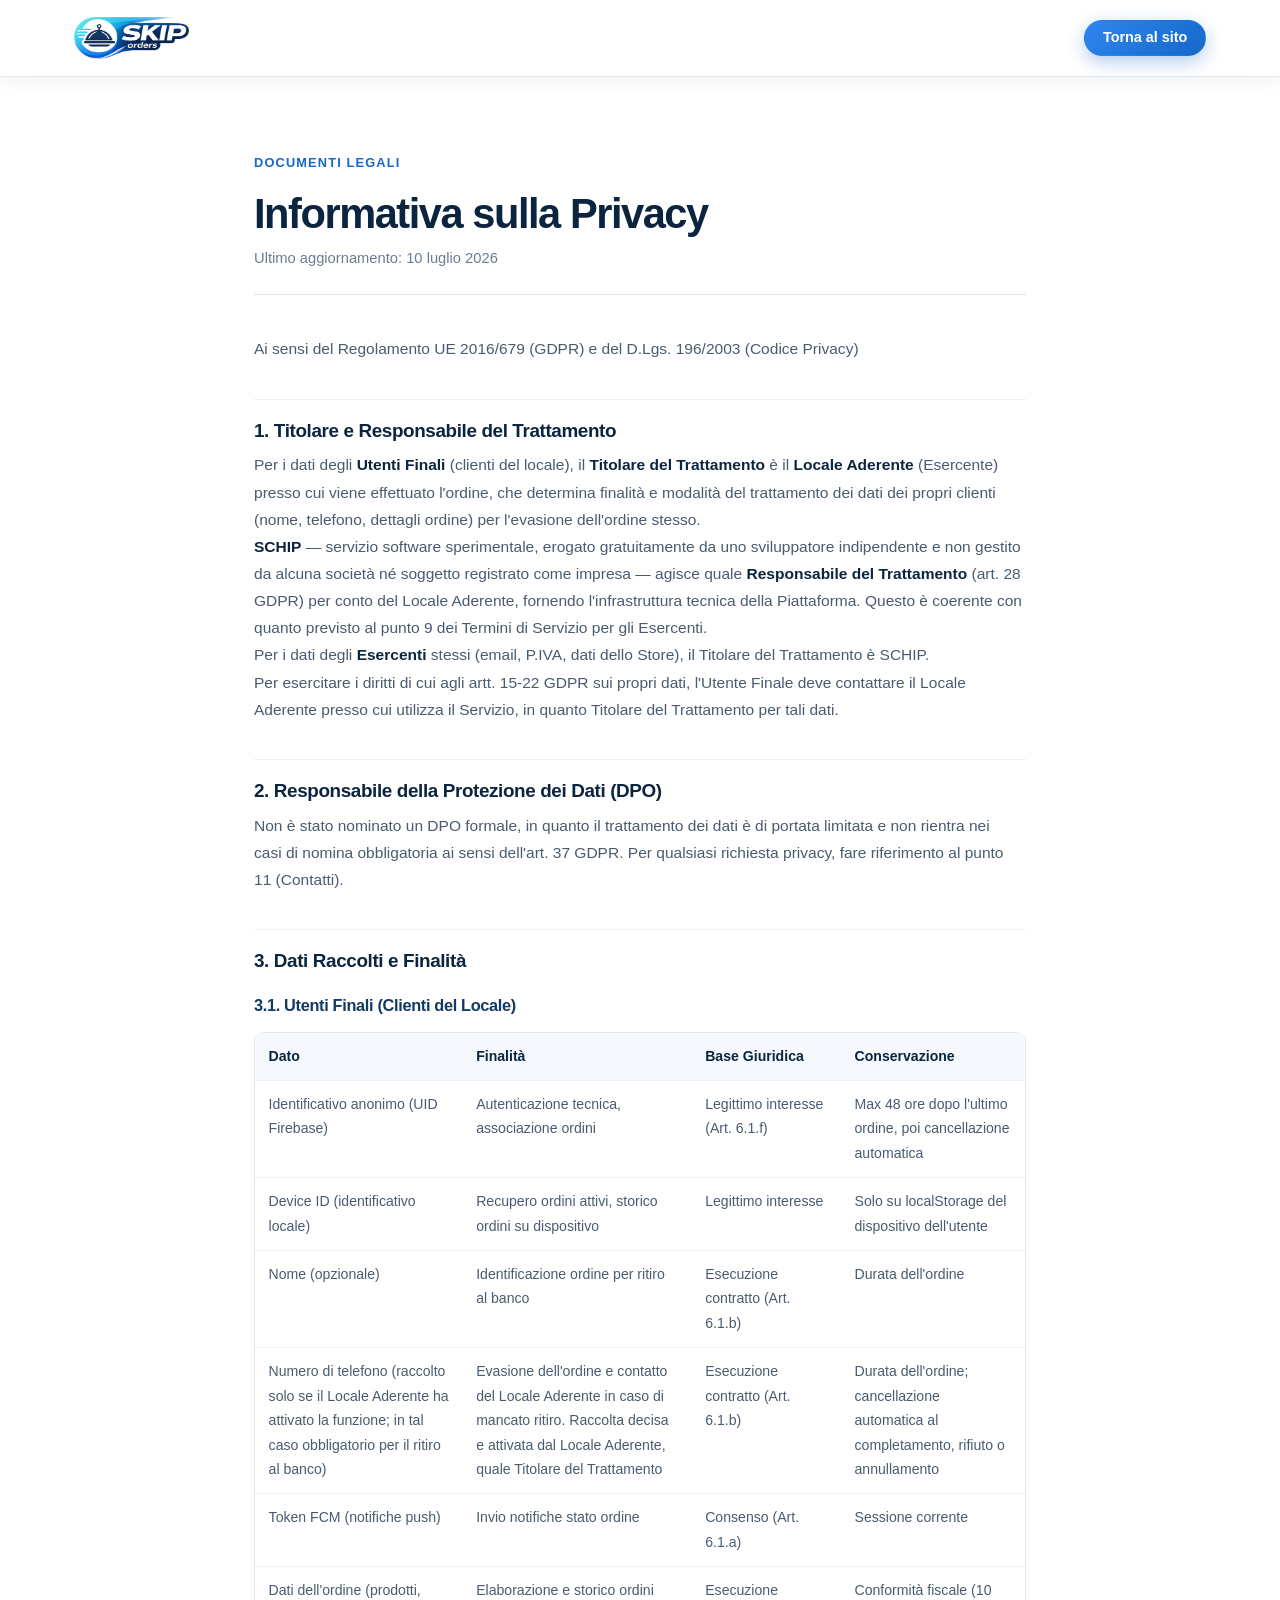
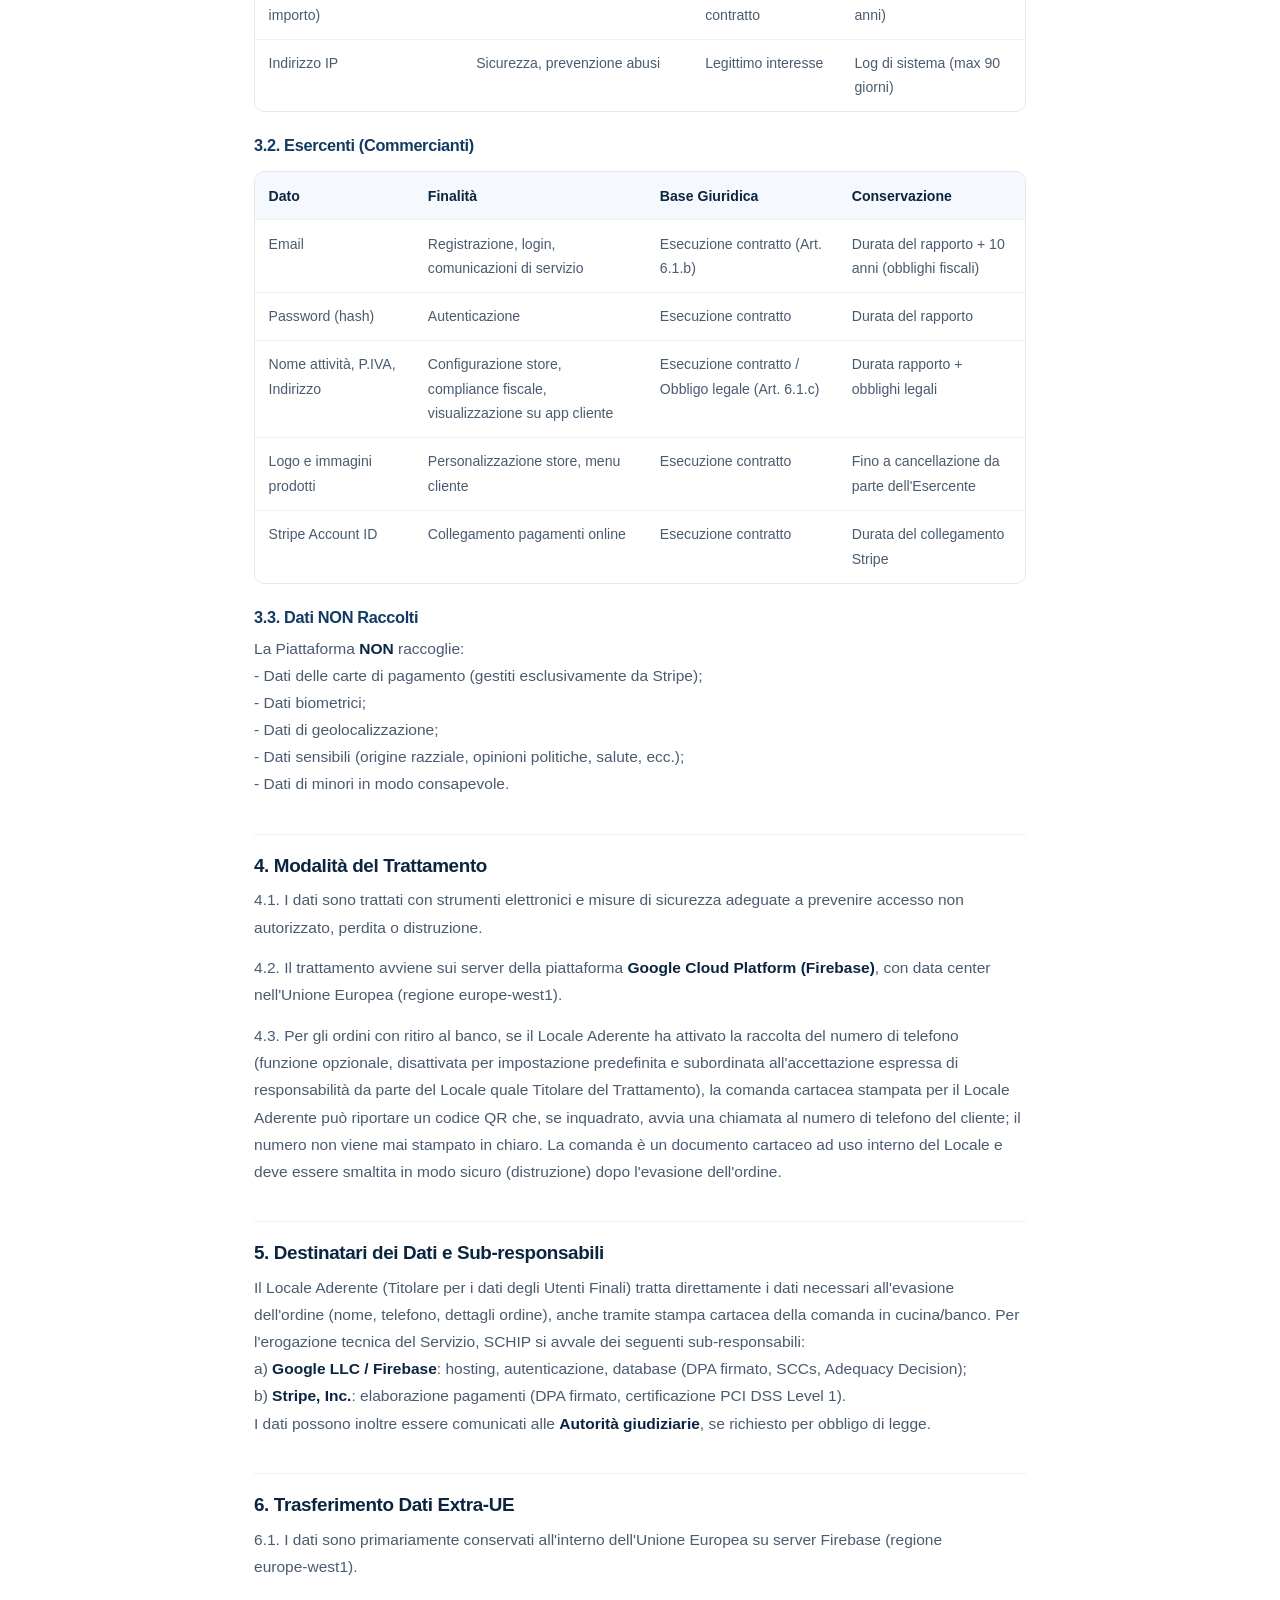
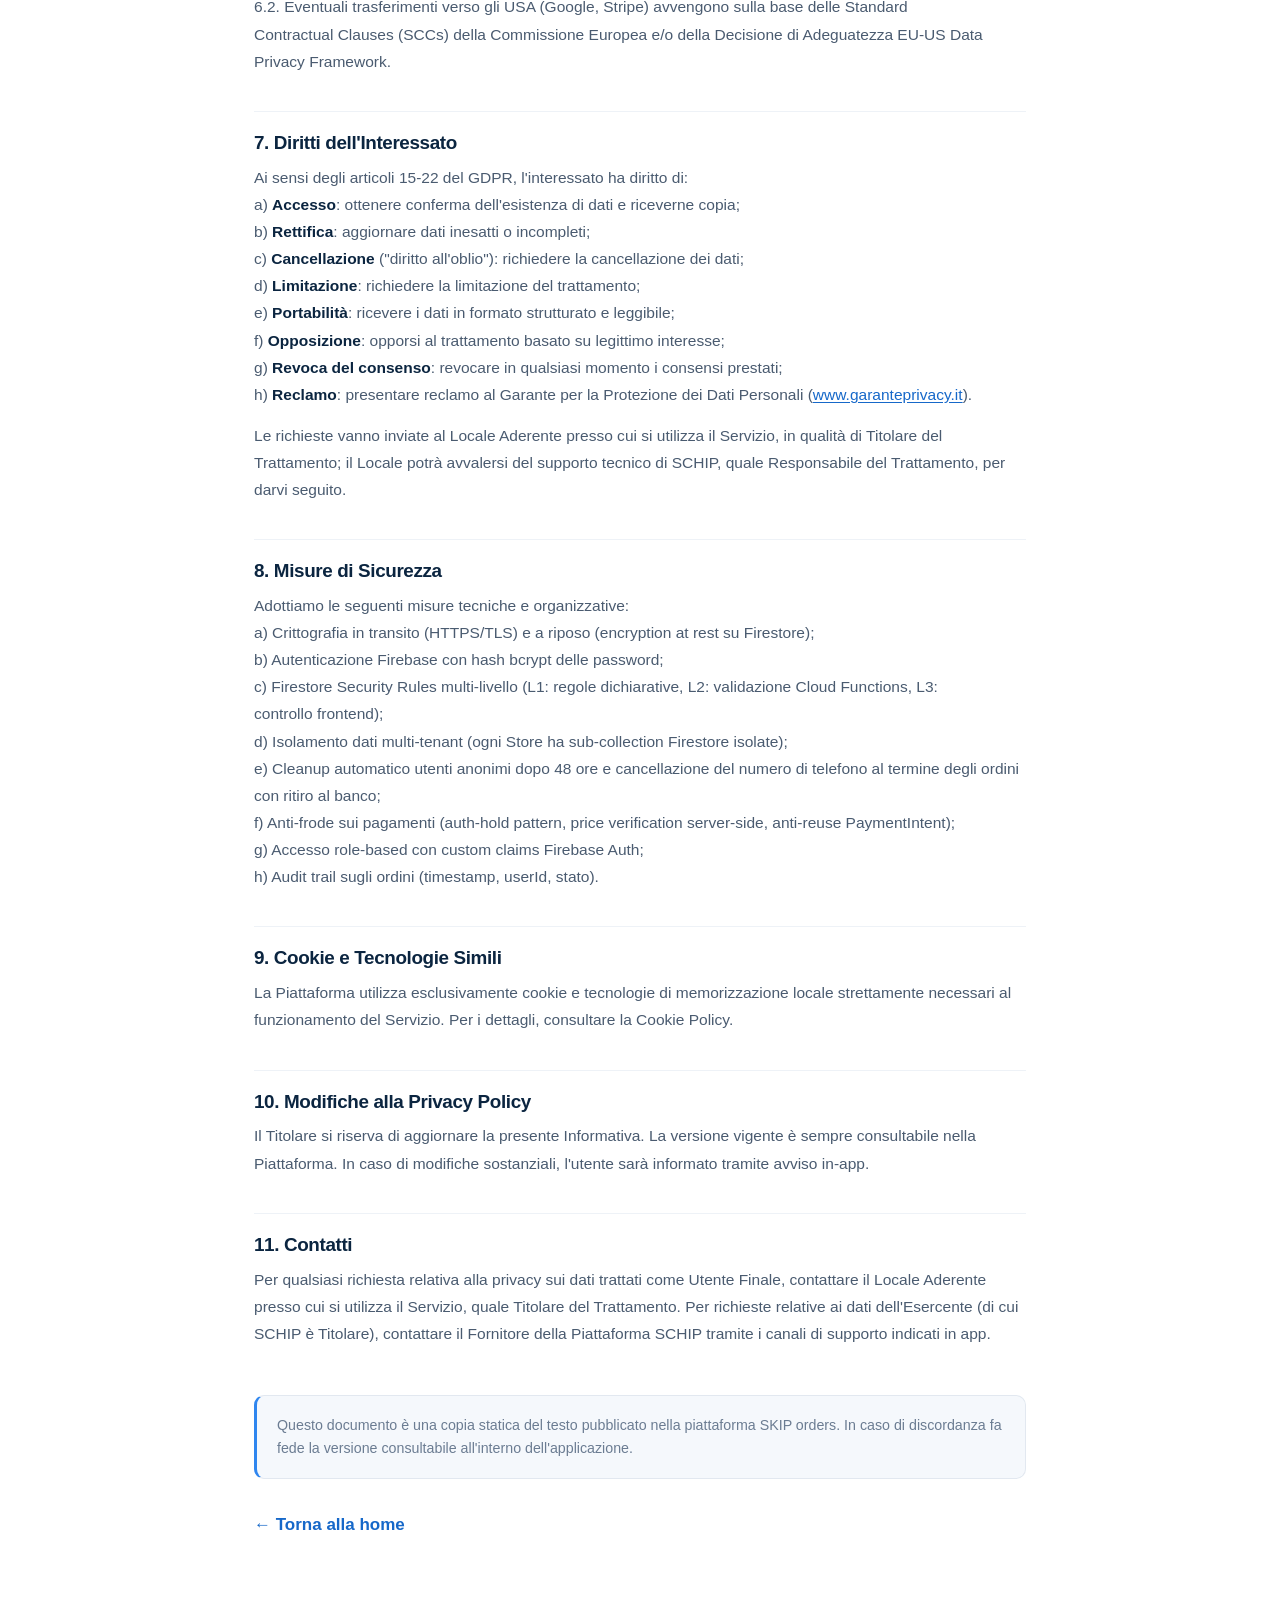
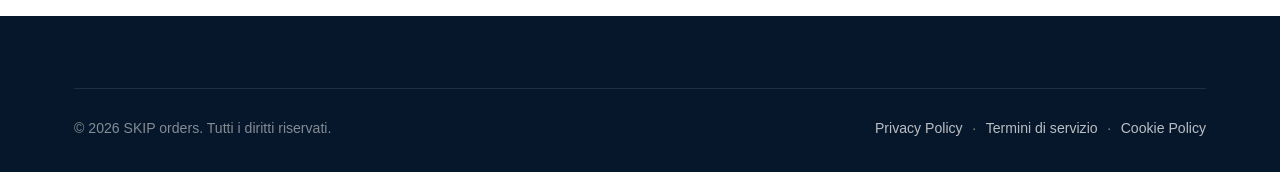
<file: privacy.html>
<!doctype html>
<html lang="it">
  <head>
    <meta charset="UTF-8" />
    <meta name="viewport" content="width=device-width, initial-scale=1.0" />
    <title>Informativa sulla Privacy — SKIP orders</title>
    <meta name="description" content="Informativa sul trattamento dei dati personali della piattaforma SKIP orders." />
    <meta name="robots" content="noindex, follow" />
    <meta name="theme-color" content="#0b2540" />
    <link rel="icon" type="image/png" sizes="32x32" href="assets/images/skip-mark-32.png" />
    <link rel="apple-touch-icon" sizes="180x180" href="assets/images/skip-mark-180.png" />
    <link rel="stylesheet" href="style.css" />
  </head>
  <body>
    <a class="skip-link" href="#main">Vai al contenuto principale</a>

    <header class="site-header scrolled">
      <nav class="nav" aria-label="Navigazione principale">
        <a class="brand" href="index.html" aria-label="SKIP orders — home">
          <img
            src="assets/images/skip-logo-lockup.png"
            alt="SKIP orders"
            width="660"
            height="242"
            class="brand-logo"
          />
        </a>
        <div class="nav-menu">
          <a href="index.html" class="btn btn-primary btn-sm">Torna al sito</a>
        </div>
      </nav>
    </header>

    <main id="main" class="legal-page">
      <div class="container container-narrow">
        <p class="eyebrow eyebrow-dark">Documenti legali</p>
        <h1>Informativa sulla Privacy</h1>
        <p class="legal-updated">Ultimo aggiornamento: 10 luglio 2026</p>
        <div class="legal-content">
          <p>Ai sensi del Regolamento UE 2016/679 (GDPR) e del D.Lgs. 196/2003 (Codice Privacy)</p>

          <h3>1. Titolare e Responsabile del Trattamento</h3>
          <p>Per i dati degli <strong>Utenti Finali</strong> (clienti del locale), il <strong>Titolare del Trattamento</strong> è il <strong>Locale Aderente</strong> (Esercente) presso cui viene effettuato l'ordine, che determina finalità e modalità del trattamento dei dati dei propri clienti (nome, telefono, dettagli ordine) per l'evasione dell'ordine stesso.<br>
          <strong>SCHIP</strong> — servizio software sperimentale, erogato gratuitamente da uno sviluppatore indipendente e non gestito da alcuna società né soggetto registrato come impresa — agisce quale <strong>Responsabile del Trattamento</strong> (art. 28 GDPR) per conto del Locale Aderente, fornendo l'infrastruttura tecnica della Piattaforma. Questo è coerente con quanto previsto al punto 9 dei Termini di Servizio per gli Esercenti.<br>
          Per i dati degli <strong>Esercenti</strong> stessi (email, P.IVA, dati dello Store), il Titolare del Trattamento è SCHIP.<br>
          Per esercitare i diritti di cui agli artt. 15-22 GDPR sui propri dati, l'Utente Finale deve contattare il Locale Aderente presso cui utilizza il Servizio, in quanto Titolare del Trattamento per tali dati.</p>

          <h3>2. Responsabile della Protezione dei Dati (DPO)</h3>
          <p>Non è stato nominato un DPO formale, in quanto il trattamento dei dati è di portata limitata e non rientra nei casi di nomina obbligatoria ai sensi dell'art. 37 GDPR. Per qualsiasi richiesta privacy, fare riferimento al punto 11 (Contatti).</p>

          <h3>3. Dati Raccolti e Finalità</h3>

          <h4>3.1. Utenti Finali (Clienti del Locale)</h4>
          <table>
          <tr><th>Dato</th><th>Finalità</th><th>Base Giuridica</th><th>Conservazione</th></tr>
          <tr><td>Identificativo anonimo (UID Firebase)</td><td>Autenticazione tecnica, associazione ordini</td><td>Legittimo interesse (Art. 6.1.f)</td><td>Max 48 ore dopo l'ultimo ordine, poi cancellazione automatica</td></tr>
          <tr><td>Device ID (identificativo locale)</td><td>Recupero ordini attivi, storico ordini su dispositivo</td><td>Legittimo interesse</td><td>Solo su localStorage del dispositivo dell'utente</td></tr>
          <tr><td>Nome (opzionale)</td><td>Identificazione ordine per ritiro al banco</td><td>Esecuzione contratto (Art. 6.1.b)</td><td>Durata dell'ordine</td></tr>
          <tr><td>Numero di telefono (raccolto solo se il Locale Aderente ha attivato la funzione; in tal caso obbligatorio per il ritiro al banco)</td><td>Evasione dell'ordine e contatto del Locale Aderente in caso di mancato ritiro. Raccolta decisa e attivata dal Locale Aderente, quale Titolare del Trattamento</td><td>Esecuzione contratto (Art. 6.1.b)</td><td>Durata dell'ordine; cancellazione automatica al completamento, rifiuto o annullamento</td></tr>
          <tr><td>Token FCM (notifiche push)</td><td>Invio notifiche stato ordine</td><td>Consenso (Art. 6.1.a)</td><td>Sessione corrente</td></tr>
          <tr><td>Dati dell'ordine (prodotti, importo)</td><td>Elaborazione e storico ordini</td><td>Esecuzione contratto</td><td>Conformità fiscale (10 anni)</td></tr>
          <tr><td>Indirizzo IP</td><td>Sicurezza, prevenzione abusi</td><td>Legittimo interesse</td><td>Log di sistema (max 90 giorni)</td></tr>
          </table>

          <h4>3.2. Esercenti (Commercianti)</h4>
          <table>
          <tr><th>Dato</th><th>Finalità</th><th>Base Giuridica</th><th>Conservazione</th></tr>
          <tr><td>Email</td><td>Registrazione, login, comunicazioni di servizio</td><td>Esecuzione contratto (Art. 6.1.b)</td><td>Durata del rapporto + 10 anni (obblighi fiscali)</td></tr>
          <tr><td>Password (hash)</td><td>Autenticazione</td><td>Esecuzione contratto</td><td>Durata del rapporto</td></tr>
          <tr><td>Nome attività, P.IVA, Indirizzo</td><td>Configurazione store, compliance fiscale, visualizzazione su app cliente</td><td>Esecuzione contratto / Obbligo legale (Art. 6.1.c)</td><td>Durata rapporto + obblighi legali</td></tr>
          <tr><td>Logo e immagini prodotti</td><td>Personalizzazione store, menu cliente</td><td>Esecuzione contratto</td><td>Fino a cancellazione da parte dell'Esercente</td></tr>
          <tr><td>Stripe Account ID</td><td>Collegamento pagamenti online</td><td>Esecuzione contratto</td><td>Durata del collegamento Stripe</td></tr>
          </table>

          <h4>3.3. Dati NON Raccolti</h4>
          <p>La Piattaforma <strong>NON</strong> raccoglie:
          <br>- Dati delle carte di pagamento (gestiti esclusivamente da Stripe);
          <br>- Dati biometrici;
          <br>- Dati di geolocalizzazione;
          <br>- Dati sensibili (origine razziale, opinioni politiche, salute, ecc.);
          <br>- Dati di minori in modo consapevole.</p>

          <h3>4. Modalità del Trattamento</h3>
          <p>4.1. I dati sono trattati con strumenti elettronici e misure di sicurezza adeguate a prevenire accesso non autorizzato, perdita o distruzione.</p>
          <p>4.2. Il trattamento avviene sui server della piattaforma <strong>Google Cloud Platform (Firebase)</strong>, con data center nell'Unione Europea (regione europe-west1).</p>
          <p>4.3. Per gli ordini con ritiro al banco, se il Locale Aderente ha attivato la raccolta del numero di telefono (funzione opzionale, disattivata per impostazione predefinita e subordinata all'accettazione espressa di responsabilità da parte del Locale quale Titolare del Trattamento), la comanda cartacea stampata per il Locale Aderente può riportare un codice QR che, se inquadrato, avvia una chiamata al numero di telefono del cliente; il numero non viene mai stampato in chiaro. La comanda è un documento cartaceo ad uso interno del Locale e deve essere smaltita in modo sicuro (distruzione) dopo l'evasione dell'ordine.</p>

          <h3>5. Destinatari dei Dati e Sub-responsabili</h3>
          <p>Il Locale Aderente (Titolare per i dati degli Utenti Finali) tratta direttamente i dati necessari all'evasione dell'ordine (nome, telefono, dettagli ordine), anche tramite stampa cartacea della comanda in cucina/banco. Per l'erogazione tecnica del Servizio, SCHIP si avvale dei seguenti sub-responsabili:
          <br>a) <strong>Google LLC / Firebase</strong>: hosting, autenticazione, database (DPA firmato, SCCs, Adequacy Decision);
          <br>b) <strong>Stripe, Inc.</strong>: elaborazione pagamenti (DPA firmato, certificazione PCI DSS Level 1).
          <br>I dati possono inoltre essere comunicati alle <strong>Autorità giudiziarie</strong>, se richiesto per obbligo di legge.</p>

          <h3>6. Trasferimento Dati Extra-UE</h3>
          <p>6.1. I dati sono primariamente conservati all'interno dell'Unione Europea su server Firebase (regione europe-west1).</p>
          <p>6.2. Eventuali trasferimenti verso gli USA (Google, Stripe) avvengono sulla base delle Standard Contractual Clauses (SCCs) della Commissione Europea e/o della Decisione di Adeguatezza EU-US Data Privacy Framework.</p>

          <h3>7. Diritti dell'Interessato</h3>
          <p>Ai sensi degli articoli 15-22 del GDPR, l'interessato ha diritto di:
          <br>a) <strong>Accesso</strong>: ottenere conferma dell'esistenza di dati e riceverne copia;
          <br>b) <strong>Rettifica</strong>: aggiornare dati inesatti o incompleti;
          <br>c) <strong>Cancellazione</strong> ("diritto all'oblio"): richiedere la cancellazione dei dati;
          <br>d) <strong>Limitazione</strong>: richiedere la limitazione del trattamento;
          <br>e) <strong>Portabilità</strong>: ricevere i dati in formato strutturato e leggibile;
          <br>f) <strong>Opposizione</strong>: opporsi al trattamento basato su legittimo interesse;
          <br>g) <strong>Revoca del consenso</strong>: revocare in qualsiasi momento i consensi prestati;
          <br>h) <strong>Reclamo</strong>: presentare reclamo al Garante per la Protezione dei Dati Personali (<a href="https://www.garanteprivacy.it" target="_blank">www.garanteprivacy.it</a>).</p>
          <p>Le richieste vanno inviate al Locale Aderente presso cui si utilizza il Servizio, in qualità di Titolare del Trattamento; il Locale potrà avvalersi del supporto tecnico di SCHIP, quale Responsabile del Trattamento, per darvi seguito.</p>

          <h3>8. Misure di Sicurezza</h3>
          <p>Adottiamo le seguenti misure tecniche e organizzative:
          <br>a) Crittografia in transito (HTTPS/TLS) e a riposo (encryption at rest su Firestore);
          <br>b) Autenticazione Firebase con hash bcrypt delle password;
          <br>c) Firestore Security Rules multi-livello (L1: regole dichiarative, L2: validazione Cloud Functions, L3: controllo frontend);
          <br>d) Isolamento dati multi-tenant (ogni Store ha sub-collection Firestore isolate);
          <br>e) Cleanup automatico utenti anonimi dopo 48 ore e cancellazione del numero di telefono al termine degli ordini con ritiro al banco;
          <br>f) Anti-frode sui pagamenti (auth-hold pattern, price verification server-side, anti-reuse PaymentIntent);
          <br>g) Accesso role-based con custom claims Firebase Auth;
          <br>h) Audit trail sugli ordini (timestamp, userId, stato).</p>

          <h3>9. Cookie e Tecnologie Simili</h3>
          <p>La Piattaforma utilizza esclusivamente cookie e tecnologie di memorizzazione locale strettamente necessari al funzionamento del Servizio. Per i dettagli, consultare la Cookie Policy.</p>

          <h3>10. Modifiche alla Privacy Policy</h3>
          <p>Il Titolare si riserva di aggiornare la presente Informativa. La versione vigente è sempre consultabile nella Piattaforma. In caso di modifiche sostanziali, l'utente sarà informato tramite avviso in-app.</p>

          <h3>11. Contatti</h3>
          <p>Per qualsiasi richiesta relativa alla privacy sui dati trattati come Utente Finale, contattare il Locale Aderente presso cui si utilizza il Servizio, quale Titolare del Trattamento. Per richieste relative ai dati dell'Esercente (di cui SCHIP è Titolare), contattare il Fornitore della Piattaforma SCHIP tramite i canali di supporto indicati in app.</p>
        </div>

        <p class="legal-footnote">
          Questo documento è una copia statica del testo pubblicato nella
          piattaforma SKIP orders. In caso di discordanza fa fede la versione
          consultabile all'interno dell'applicazione.
        </p>

        <p class="legal-back">
          <a href="index.html">&#8592; Torna alla home</a>
        </p>
      </div>
    </main>

    <footer class="site-footer">
      <div class="container">
        <div class="footer-bottom">
          <p>&copy; <span id="year">2026</span> SKIP orders. Tutti i diritti riservati.</p>
          <p class="footer-legal">
            <a href="privacy.html">Privacy Policy</a>
            <span aria-hidden="true">·</span>
            <a href="termini.html">Termini di servizio</a>
            <span aria-hidden="true">·</span>
            <a href="cookie.html">Cookie Policy</a>
          </p>
        </div>
      </div>
    </footer>

    <script>
      document.getElementById("year").textContent = new Date().getFullYear();
    </script>
  </body>
</html>
</file>
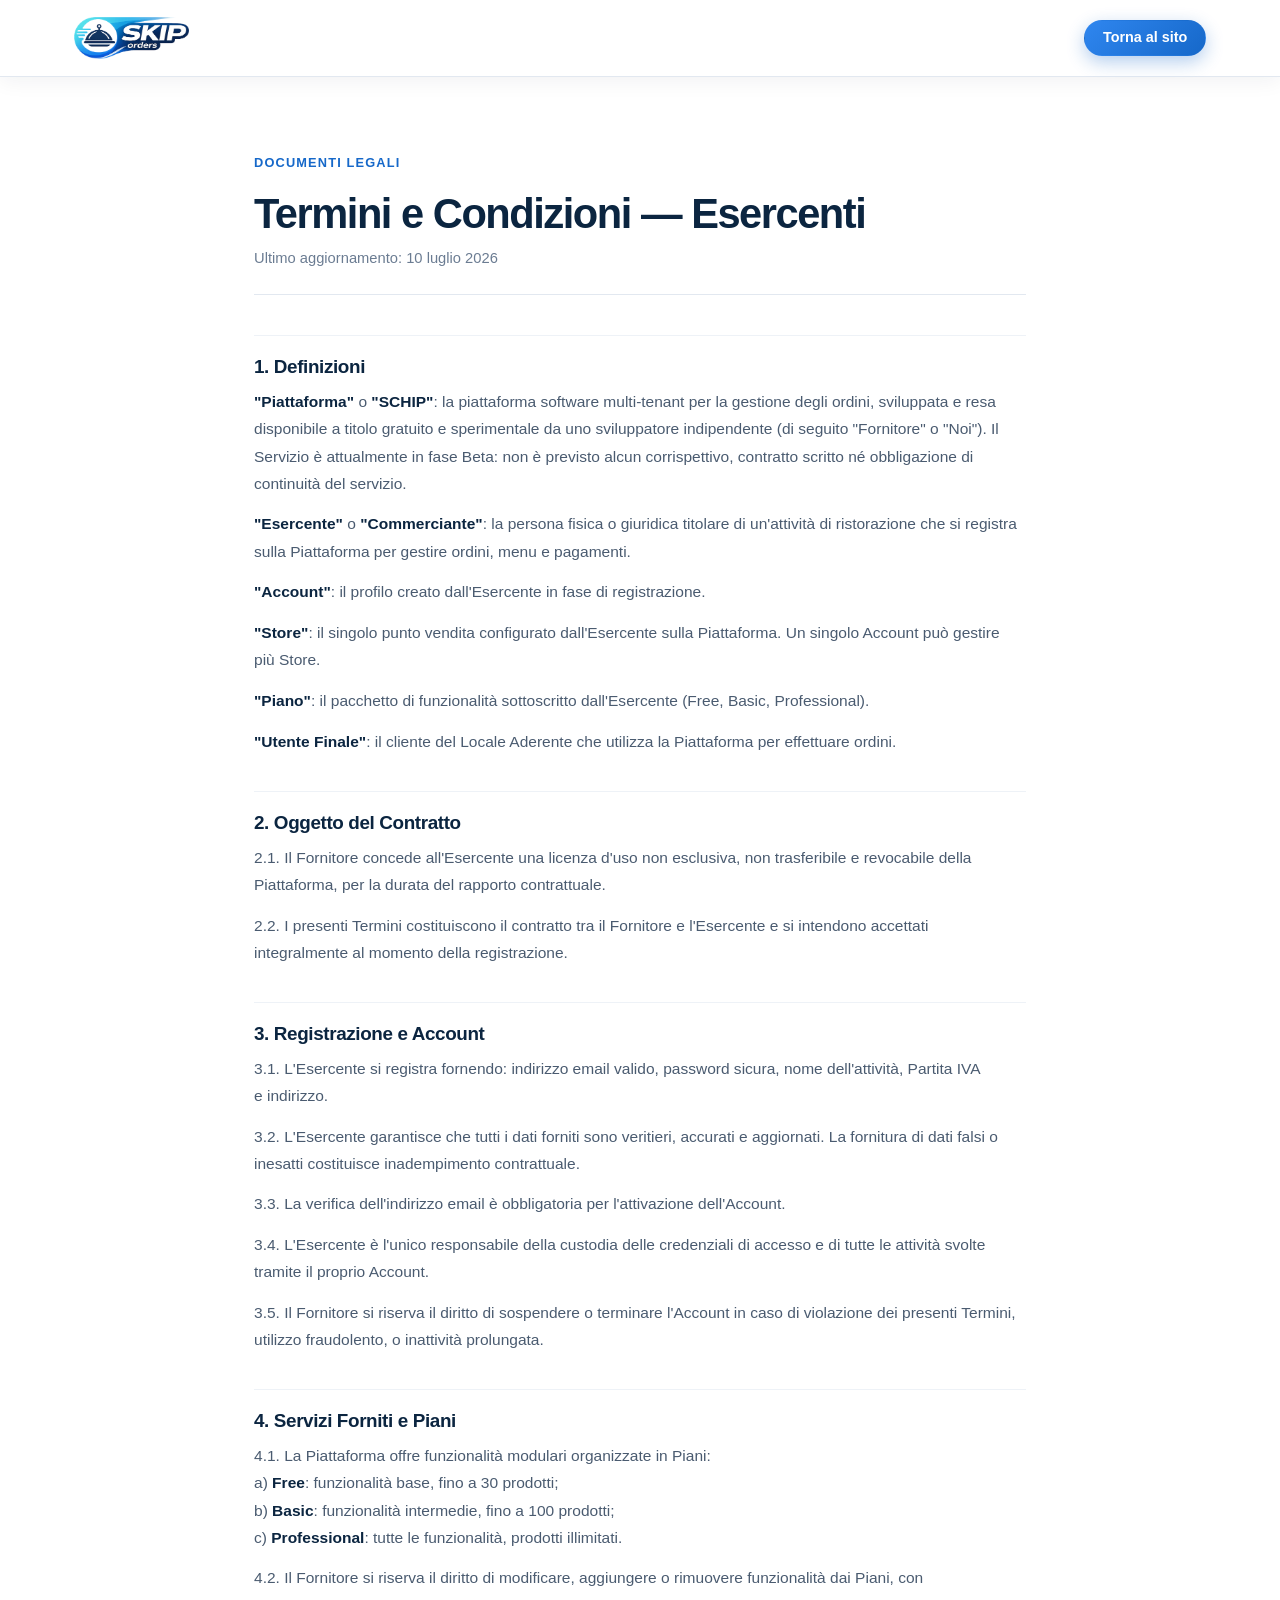
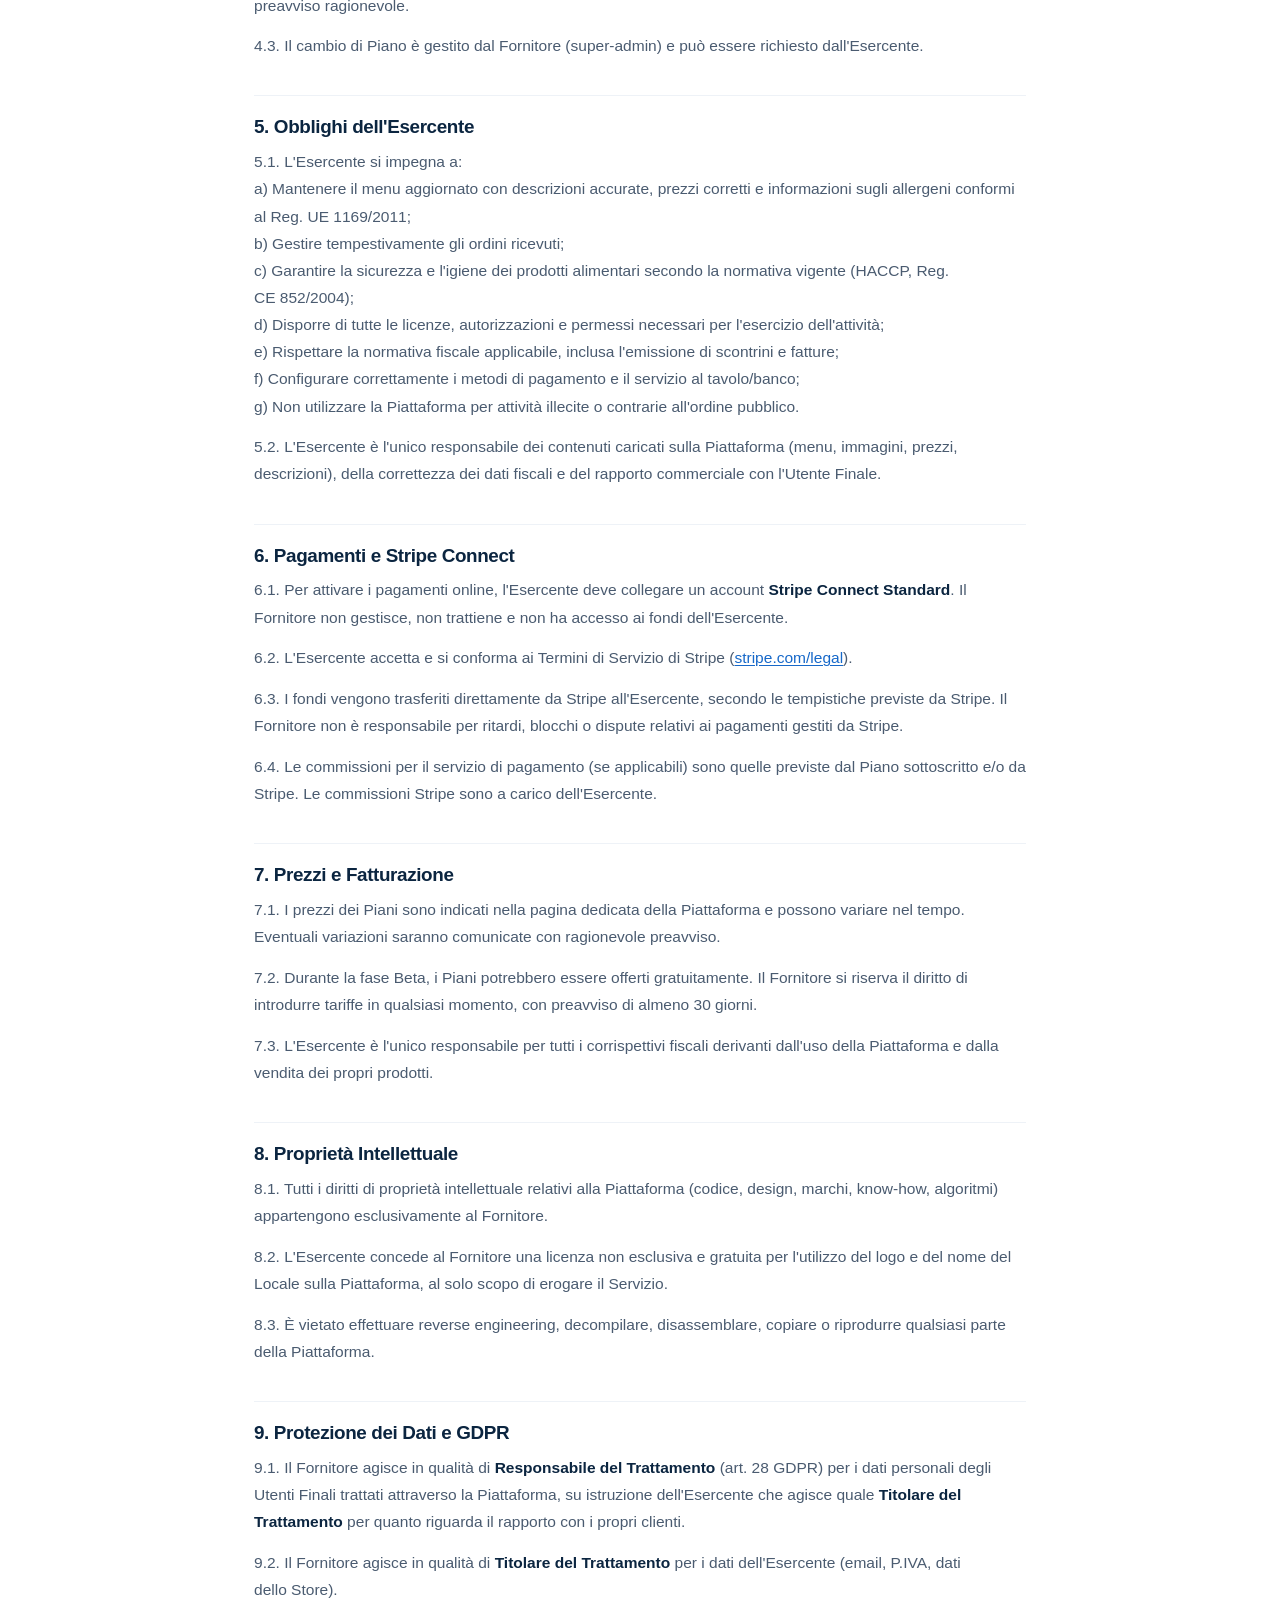
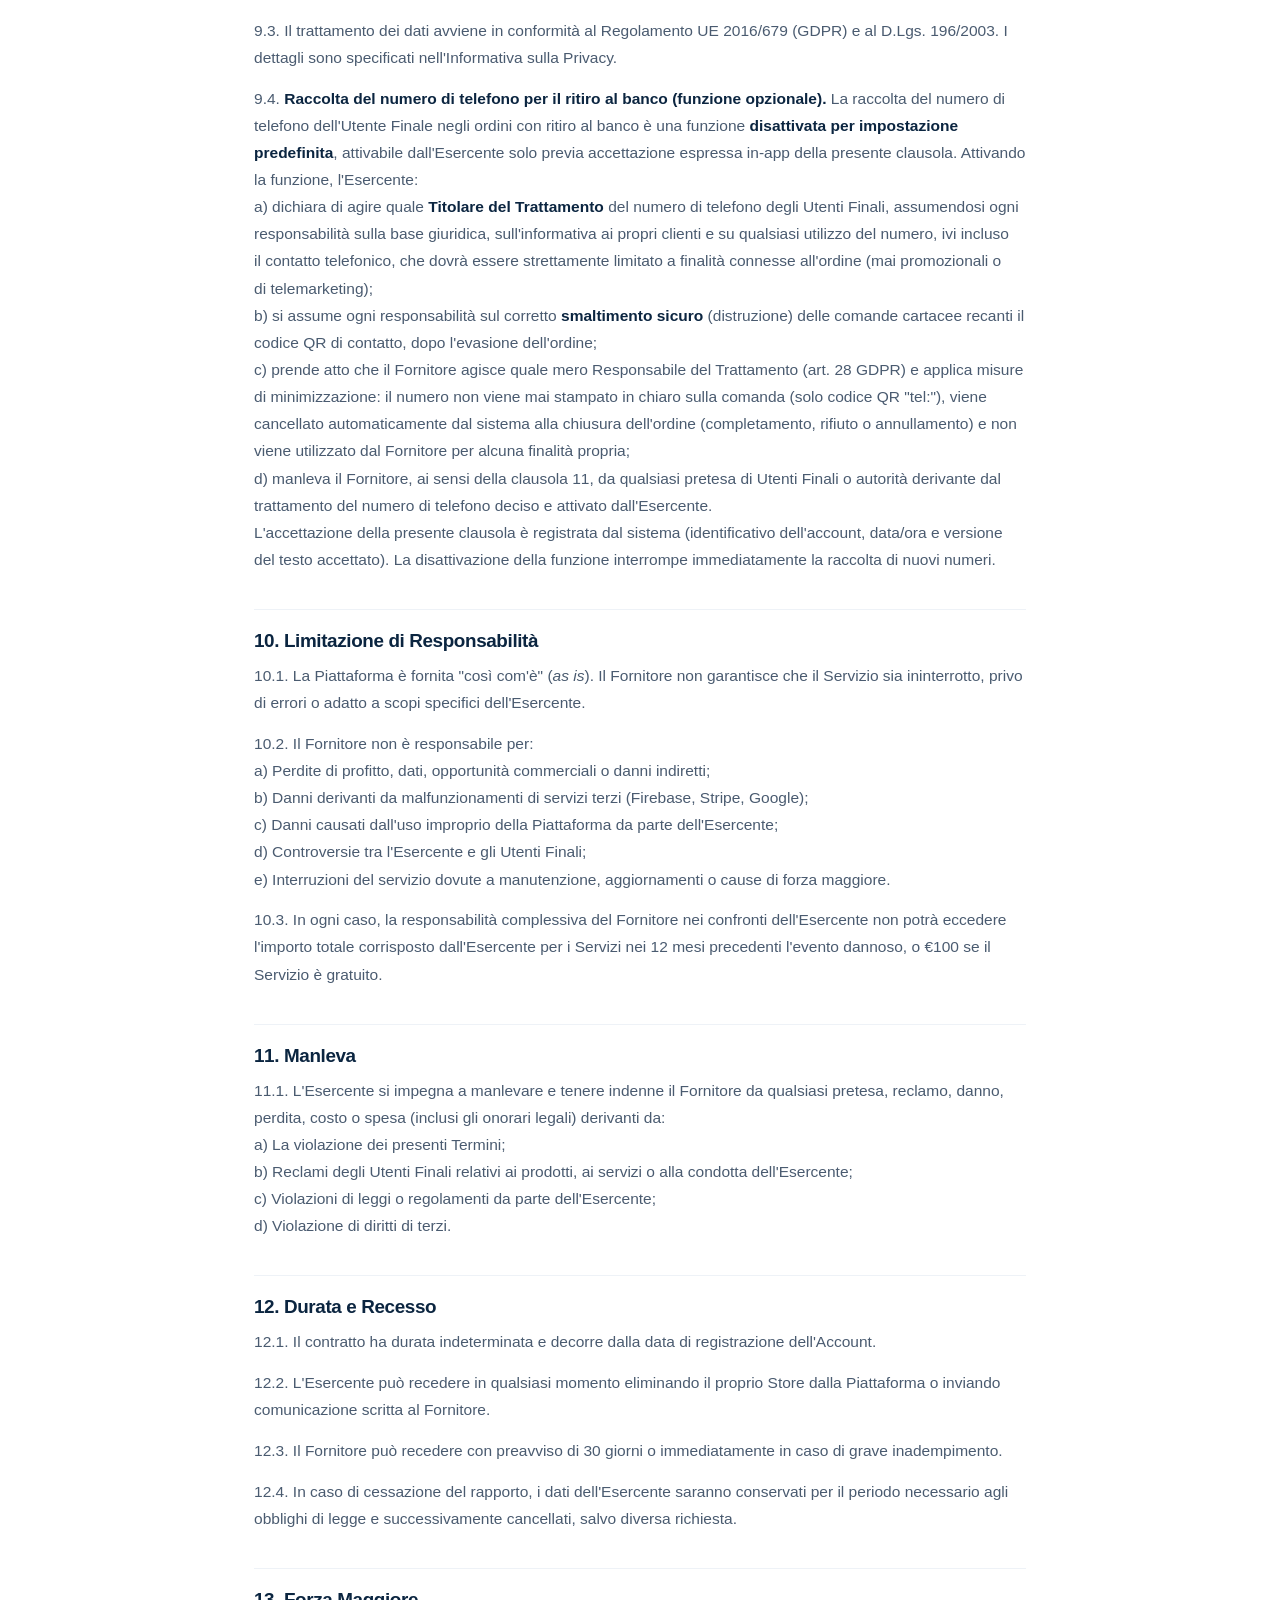
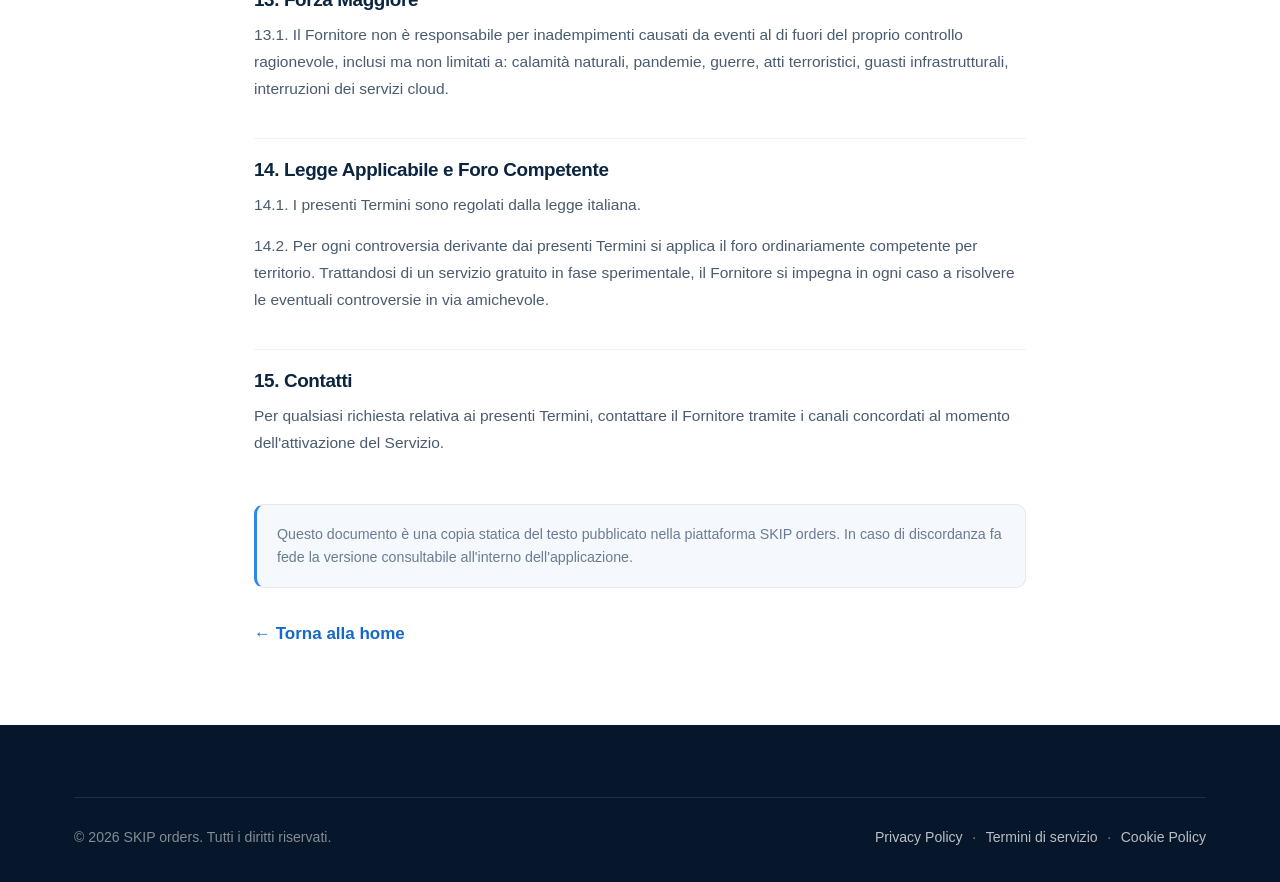
<file: termini.html>
<!doctype html>
<html lang="it">
  <head>
    <meta charset="UTF-8" />
    <meta name="viewport" content="width=device-width, initial-scale=1.0" />
    <title>Termini e Condizioni — Esercenti — SKIP orders</title>
    <meta name="description" content="Termini e condizioni di utilizzo della piattaforma SKIP orders per i locali aderenti." />
    <meta name="robots" content="noindex, follow" />
    <meta name="theme-color" content="#0b2540" />
    <link rel="icon" type="image/png" sizes="32x32" href="assets/images/skip-mark-32.png" />
    <link rel="apple-touch-icon" sizes="180x180" href="assets/images/skip-mark-180.png" />
    <link rel="stylesheet" href="style.css" />
  </head>
  <body>
    <a class="skip-link" href="#main">Vai al contenuto principale</a>

    <header class="site-header scrolled">
      <nav class="nav" aria-label="Navigazione principale">
        <a class="brand" href="index.html" aria-label="SKIP orders — home">
          <img
            src="assets/images/skip-logo-lockup.png"
            alt="SKIP orders"
            width="660"
            height="242"
            class="brand-logo"
          />
        </a>
        <div class="nav-menu">
          <a href="index.html" class="btn btn-primary btn-sm">Torna al sito</a>
        </div>
      </nav>
    </header>

    <main id="main" class="legal-page">
      <div class="container container-narrow">
        <p class="eyebrow eyebrow-dark">Documenti legali</p>
        <h1>Termini e Condizioni — Esercenti</h1>
        <p class="legal-updated">Ultimo aggiornamento: 10 luglio 2026</p>
        <div class="legal-content">
          <h3>1. Definizioni</h3>
          <p><strong>"Piattaforma"</strong> o <strong>"SCHIP"</strong>: la piattaforma software multi-tenant per la gestione degli ordini, sviluppata e resa disponibile a titolo gratuito e sperimentale da uno sviluppatore indipendente (di seguito "Fornitore" o "Noi"). Il Servizio è attualmente in fase Beta: non è previsto alcun corrispettivo, contratto scritto né obbligazione di continuità del servizio.</p>
          <p><strong>"Esercente"</strong> o <strong>"Commerciante"</strong>: la persona fisica o giuridica titolare di un'attività di ristorazione che si registra sulla Piattaforma per gestire ordini, menu e pagamenti.</p>
          <p><strong>"Account"</strong>: il profilo creato dall'Esercente in fase di registrazione.</p>
          <p><strong>"Store"</strong>: il singolo punto vendita configurato dall'Esercente sulla Piattaforma. Un singolo Account può gestire più Store.</p>
          <p><strong>"Piano"</strong>: il pacchetto di funzionalità sottoscritto dall'Esercente (Free, Basic, Professional).</p>
          <p><strong>"Utente Finale"</strong>: il cliente del Locale Aderente che utilizza la Piattaforma per effettuare ordini.</p>

          <h3>2. Oggetto del Contratto</h3>
          <p>2.1. Il Fornitore concede all'Esercente una licenza d'uso non esclusiva, non trasferibile e revocabile della Piattaforma, per la durata del rapporto contrattuale.</p>
          <p>2.2. I presenti Termini costituiscono il contratto tra il Fornitore e l'Esercente e si intendono accettati integralmente al momento della registrazione.</p>

          <h3>3. Registrazione e Account</h3>
          <p>3.1. L'Esercente si registra fornendo: indirizzo email valido, password sicura, nome dell'attività, Partita IVA e indirizzo.</p>
          <p>3.2. L'Esercente garantisce che tutti i dati forniti sono veritieri, accurati e aggiornati. La fornitura di dati falsi o inesatti costituisce inadempimento contrattuale.</p>
          <p>3.3. La verifica dell'indirizzo email è obbligatoria per l'attivazione dell'Account.</p>
          <p>3.4. L'Esercente è l'unico responsabile della custodia delle credenziali di accesso e di tutte le attività svolte tramite il proprio Account.</p>
          <p>3.5. Il Fornitore si riserva il diritto di sospendere o terminare l'Account in caso di violazione dei presenti Termini, utilizzo fraudolento, o inattività prolungata.</p>

          <h3>4. Servizi Forniti e Piani</h3>
          <p>4.1. La Piattaforma offre funzionalità modulari organizzate in Piani:
          <br>a) <strong>Free</strong>: funzionalità base, fino a 30 prodotti;
          <br>b) <strong>Basic</strong>: funzionalità intermedie, fino a 100 prodotti;
          <br>c) <strong>Professional</strong>: tutte le funzionalità, prodotti illimitati.</p>
          <p>4.2. Il Fornitore si riserva il diritto di modificare, aggiungere o rimuovere funzionalità dai Piani, con preavviso ragionevole.</p>
          <p>4.3. Il cambio di Piano è gestito dal Fornitore (super-admin) e può essere richiesto dall'Esercente.</p>

          <h3>5. Obblighi dell'Esercente</h3>
          <p>5.1. L'Esercente si impegna a:
          <br>a) Mantenere il menu aggiornato con descrizioni accurate, prezzi corretti e informazioni sugli allergeni conformi al Reg. UE 1169/2011;
          <br>b) Gestire tempestivamente gli ordini ricevuti;
          <br>c) Garantire la sicurezza e l'igiene dei prodotti alimentari secondo la normativa vigente (HACCP, Reg. CE 852/2004);
          <br>d) Disporre di tutte le licenze, autorizzazioni e permessi necessari per l'esercizio dell'attività;
          <br>e) Rispettare la normativa fiscale applicabile, inclusa l'emissione di scontrini e fatture;
          <br>f) Configurare correttamente i metodi di pagamento e il servizio al tavolo/banco;
          <br>g) Non utilizzare la Piattaforma per attività illecite o contrarie all'ordine pubblico.</p>
          <p>5.2. L'Esercente è l'unico responsabile dei contenuti caricati sulla Piattaforma (menu, immagini, prezzi, descrizioni), della correttezza dei dati fiscali e del rapporto commerciale con l'Utente Finale.</p>

          <h3>6. Pagamenti e Stripe Connect</h3>
          <p>6.1. Per attivare i pagamenti online, l'Esercente deve collegare un account <strong>Stripe Connect Standard</strong>. Il Fornitore non gestisce, non trattiene e non ha accesso ai fondi dell'Esercente.</p>
          <p>6.2. L'Esercente accetta e si conforma ai Termini di Servizio di Stripe (<a href="https://stripe.com/legal" target="_blank">stripe.com/legal</a>).</p>
          <p>6.3. I fondi vengono trasferiti direttamente da Stripe all'Esercente, secondo le tempistiche previste da Stripe. Il Fornitore non è responsabile per ritardi, blocchi o dispute relativi ai pagamenti gestiti da Stripe.</p>
          <p>6.4. Le commissioni per il servizio di pagamento (se applicabili) sono quelle previste dal Piano sottoscritto e/o da Stripe. Le commissioni Stripe sono a carico dell'Esercente.</p>

          <h3>7. Prezzi e Fatturazione</h3>
          <p>7.1. I prezzi dei Piani sono indicati nella pagina dedicata della Piattaforma e possono variare nel tempo. Eventuali variazioni saranno comunicate con ragionevole preavviso.</p>
          <p>7.2. Durante la fase Beta, i Piani potrebbero essere offerti gratuitamente. Il Fornitore si riserva il diritto di introdurre tariffe in qualsiasi momento, con preavviso di almeno 30 giorni.</p>
          <p>7.3. L'Esercente è l'unico responsabile per tutti i corrispettivi fiscali derivanti dall'uso della Piattaforma e dalla vendita dei propri prodotti.</p>

          <h3>8. Proprietà Intellettuale</h3>
          <p>8.1. Tutti i diritti di proprietà intellettuale relativi alla Piattaforma (codice, design, marchi, know-how, algoritmi) appartengono esclusivamente al Fornitore.</p>
          <p>8.2. L'Esercente concede al Fornitore una licenza non esclusiva e gratuita per l'utilizzo del logo e del nome del Locale sulla Piattaforma, al solo scopo di erogare il Servizio.</p>
          <p>8.3. È vietato effettuare reverse engineering, decompilare, disassemblare, copiare o riprodurre qualsiasi parte della Piattaforma.</p>

          <h3>9. Protezione dei Dati e GDPR</h3>
          <p>9.1. Il Fornitore agisce in qualità di <strong>Responsabile del Trattamento</strong> (art. 28 GDPR) per i dati personali degli Utenti Finali trattati attraverso la Piattaforma, su istruzione dell'Esercente che agisce quale <strong>Titolare del Trattamento</strong> per quanto riguarda il rapporto con i propri clienti.</p>
          <p>9.2. Il Fornitore agisce in qualità di <strong>Titolare del Trattamento</strong> per i dati dell'Esercente (email, P.IVA, dati dello Store).</p>
          <p>9.3. Il trattamento dei dati avviene in conformità al Regolamento UE 2016/679 (GDPR) e al D.Lgs. 196/2003. I dettagli sono specificati nell'Informativa sulla Privacy.</p>
          <p>9.4. <strong>Raccolta del numero di telefono per il ritiro al banco (funzione opzionale).</strong> La raccolta del numero di telefono dell'Utente Finale negli ordini con ritiro al banco è una funzione <strong>disattivata per impostazione predefinita</strong>, attivabile dall'Esercente solo previa accettazione espressa in-app della presente clausola. Attivando la funzione, l'Esercente:
          <br>a) dichiara di agire quale <strong>Titolare del Trattamento</strong> del numero di telefono degli Utenti Finali, assumendosi ogni responsabilità sulla base giuridica, sull'informativa ai propri clienti e su qualsiasi utilizzo del numero, ivi incluso il contatto telefonico, che dovrà essere strettamente limitato a finalità connesse all'ordine (mai promozionali o di telemarketing);
          <br>b) si assume ogni responsabilità sul corretto <strong>smaltimento sicuro</strong> (distruzione) delle comande cartacee recanti il codice QR di contatto, dopo l'evasione dell'ordine;
          <br>c) prende atto che il Fornitore agisce quale mero Responsabile del Trattamento (art. 28 GDPR) e applica misure di minimizzazione: il numero non viene mai stampato in chiaro sulla comanda (solo codice QR "tel:"), viene cancellato automaticamente dal sistema alla chiusura dell'ordine (completamento, rifiuto o annullamento) e non viene utilizzato dal Fornitore per alcuna finalità propria;
          <br>d) manleva il Fornitore, ai sensi della clausola 11, da qualsiasi pretesa di Utenti Finali o autorità derivante dal trattamento del numero di telefono deciso e attivato dall'Esercente.
          <br>L'accettazione della presente clausola è registrata dal sistema (identificativo dell'account, data/ora e versione del testo accettato). La disattivazione della funzione interrompe immediatamente la raccolta di nuovi numeri.</p>

          <h3>10. Limitazione di Responsabilità</h3>
          <p>10.1. La Piattaforma è fornita "così com'è" (<em>as is</em>). Il Fornitore non garantisce che il Servizio sia ininterrotto, privo di errori o adatto a scopi specifici dell'Esercente.</p>
          <p>10.2. Il Fornitore non è responsabile per:
          <br>a) Perdite di profitto, dati, opportunità commerciali o danni indiretti;
          <br>b) Danni derivanti da malfunzionamenti di servizi terzi (Firebase, Stripe, Google);
          <br>c) Danni causati dall'uso improprio della Piattaforma da parte dell'Esercente;
          <br>d) Controversie tra l'Esercente e gli Utenti Finali;
          <br>e) Interruzioni del servizio dovute a manutenzione, aggiornamenti o cause di forza maggiore.</p>
          <p>10.3. In ogni caso, la responsabilità complessiva del Fornitore nei confronti dell'Esercente non potrà eccedere l'importo totale corrisposto dall'Esercente per i Servizi nei 12 mesi precedenti l'evento dannoso, o €100 se il Servizio è gratuito.</p>

          <h3>11. Manleva</h3>
          <p>11.1. L'Esercente si impegna a manlevare e tenere indenne il Fornitore da qualsiasi pretesa, reclamo, danno, perdita, costo o spesa (inclusi gli onorari legali) derivanti da:
          <br>a) La violazione dei presenti Termini;
          <br>b) Reclami degli Utenti Finali relativi ai prodotti, ai servizi o alla condotta dell'Esercente;
          <br>c) Violazioni di leggi o regolamenti da parte dell'Esercente;
          <br>d) Violazione di diritti di terzi.</p>

          <h3>12. Durata e Recesso</h3>
          <p>12.1. Il contratto ha durata indeterminata e decorre dalla data di registrazione dell'Account.</p>
          <p>12.2. L'Esercente può recedere in qualsiasi momento eliminando il proprio Store dalla Piattaforma o inviando comunicazione scritta al Fornitore.</p>
          <p>12.3. Il Fornitore può recedere con preavviso di 30 giorni o immediatamente in caso di grave inadempimento.</p>
          <p>12.4. In caso di cessazione del rapporto, i dati dell'Esercente saranno conservati per il periodo necessario agli obblighi di legge e successivamente cancellati, salvo diversa richiesta.</p>

          <h3>13. Forza Maggiore</h3>
          <p>13.1. Il Fornitore non è responsabile per inadempimenti causati da eventi al di fuori del proprio controllo ragionevole, inclusi ma non limitati a: calamità naturali, pandemie, guerre, atti terroristici, guasti infrastrutturali, interruzioni dei servizi cloud.</p>

          <h3>14. Legge Applicabile e Foro Competente</h3>
          <p>14.1. I presenti Termini sono regolati dalla legge italiana.</p>
          <p>14.2. Per ogni controversia derivante dai presenti Termini si applica il foro ordinariamente competente per territorio. Trattandosi di un servizio gratuito in fase sperimentale, il Fornitore si impegna in ogni caso a risolvere le eventuali controversie in via amichevole.</p>

          <h3>15. Contatti</h3>
          <p>Per qualsiasi richiesta relativa ai presenti Termini, contattare il Fornitore tramite i canali concordati al momento dell'attivazione del Servizio.</p>
        </div>

        <p class="legal-footnote">
          Questo documento è una copia statica del testo pubblicato nella
          piattaforma SKIP orders. In caso di discordanza fa fede la versione
          consultabile all'interno dell'applicazione.
        </p>

        <p class="legal-back">
          <a href="index.html">&#8592; Torna alla home</a>
        </p>
      </div>
    </main>

    <footer class="site-footer">
      <div class="container">
        <div class="footer-bottom">
          <p>&copy; <span id="year">2026</span> SKIP orders. Tutti i diritti riservati.</p>
          <p class="footer-legal">
            <a href="privacy.html">Privacy Policy</a>
            <span aria-hidden="true">·</span>
            <a href="termini.html">Termini di servizio</a>
            <span aria-hidden="true">·</span>
            <a href="cookie.html">Cookie Policy</a>
          </p>
        </div>
      </div>
    </footer>

    <script>
      document.getElementById("year").textContent = new Date().getFullYear();
    </script>
  </body>
</html>
</file>
<file: style.css>
/* =====================================================================
   SKIP orders — sito promozionale
   Palette derivata dal logo: navy profondo, blu elettrico, ciano.
   ===================================================================== */

:root {
  /* Brand */
  --navy-900: #06172b;
  --navy-800: #0b2540;
  --navy-700: #123a63;
  --blue-600: #1668c9;
  --blue-500: #2f86ef;
  --cyan-400: #35c8ef;
  --cyan-300: #6fdcf5;

  /* Neutri */
  --ink: #0f1b2a;
  --ink-soft: #4a5b70;
  --ink-muted: #6b7c92;
  --line: #e2e8f0;
  --line-soft: #eef2f7;
  --surface: #ffffff;
  --surface-alt: #f5f8fc;
  --white: #ffffff;

  /* Forma */
  --radius-sm: 10px;
  --radius: 16px;
  --radius-lg: 24px;
  --shadow-sm: 0 1px 2px rgba(9, 30, 56, 0.06),
    0 2px 8px rgba(9, 30, 56, 0.04);
  --shadow: 0 4px 12px rgba(9, 30, 56, 0.07), 0 12px 32px rgba(9, 30, 56, 0.07);
  --shadow-lg: 0 18px 50px rgba(9, 30, 56, 0.16);

  --container: 1180px;
  --header-h: 76px;

  --font: "Segoe UI Variable Display", "Segoe UI", -apple-system,
    BlinkMacSystemFont, Inter, Roboto, "Helvetica Neue", Arial, sans-serif;
}

*,
*::before,
*::after {
  box-sizing: border-box;
}

* {
  margin: 0;
  padding: 0;
}

html {
  scroll-behavior: smooth;
  scroll-padding-top: calc(var(--header-h) + 16px);
  -webkit-text-size-adjust: 100%;
  /* clip (non hidden): impedisce l'overflow orizzontale senza creare un
     contenitore di scorrimento, che romperebbe position: fixed dell'header. */
  overflow-x: clip;
}

body {
  font-family: var(--font);
  font-size: 17px;
  line-height: 1.65;
  color: var(--ink);
  background: var(--surface);
  -webkit-font-smoothing: antialiased;
  overflow-x: clip;
}

img {
  max-width: 100%;
  height: auto;
  display: block;
}

a {
  color: var(--blue-600);
  text-decoration: none;
}

a:hover {
  color: var(--navy-700);
}

h1,
h2,
h3,
h4 {
  line-height: 1.18;
  letter-spacing: -0.02em;
  color: var(--navy-800);
  font-weight: 700;
  text-wrap: balance;
}

h1 {
  font-size: clamp(2.2rem, 5vw, 3.6rem);
  letter-spacing: -0.035em;
}

h2 {
  font-size: clamp(1.7rem, 3.4vw, 2.5rem);
  letter-spacing: -0.028em;
}

h3 {
  font-size: 1.2rem;
}

p {
  text-wrap: pretty;
}

:focus-visible {
  outline: 3px solid var(--blue-500);
  outline-offset: 3px;
  border-radius: 4px;
}

.skip-link {
  position: absolute;
  left: -9999px;
  top: 0;
  z-index: 2000;
  background: var(--navy-800);
  color: var(--white);
  padding: 0.75rem 1.25rem;
  border-radius: 0 0 var(--radius-sm) 0;
}

.skip-link:focus {
  left: 0;
  color: var(--white);
}

/* ===================== LAYOUT ===================== */

.container {
  width: 100%;
  max-width: var(--container);
  margin: 0 auto;
  padding: 0 1.5rem;
}

.container-narrow {
  max-width: 820px;
}

.section {
  padding: clamp(4rem, 8vw, 7rem) 0;
}

/* I benefici stanno subito sotto l'hero: la separazione dalla sezione
   successiva è già data dal padding superiore di quest'ultima. */
.section-tight {
  padding: clamp(2.5rem, 5vw, 4rem) 0 0;
}

.section-alt {
  background: var(--surface-alt);
  border-top: 1px solid var(--line-soft);
  border-bottom: 1px solid var(--line-soft);
}

.section-head {
  max-width: 720px;
  margin: 0 auto clamp(2.5rem, 5vw, 3.75rem);
  text-align: center;
}

.section-head h2 {
  margin-bottom: 0.85rem;
}

.section-sub {
  color: var(--ink-soft);
  font-size: 1.06rem;
}

/* ===================== ELEMENTI COMUNI ===================== */

.eyebrow {
  display: inline-flex;
  align-items: center;
  gap: 0.55rem;
  font-size: 0.8rem;
  font-weight: 600;
  letter-spacing: 0.09em;
  text-transform: uppercase;
  color: var(--cyan-300);
  margin-bottom: 1rem;
}

.eyebrow-dark {
  color: var(--blue-600);
}

.eyebrow .dot {
  width: 7px;
  height: 7px;
  border-radius: 50%;
  background: var(--cyan-400);
  box-shadow: 0 0 0 4px rgba(53, 200, 239, 0.22);
}

.grad {
  background: linear-gradient(100deg, var(--cyan-300) 0%, var(--blue-500) 70%);
  -webkit-background-clip: text;
  background-clip: text;
  color: transparent;
}

.btn {
  display: inline-flex;
  align-items: center;
  justify-content: center;
  gap: 0.55rem;
  padding: 0.7rem 1.35rem;
  border: 1px solid transparent;
  border-radius: 999px;
  font-family: inherit;
  font-size: 0.97rem;
  font-weight: 600;
  line-height: 1.2;
  cursor: pointer;
  white-space: nowrap;
  transition:
    transform 0.18s ease,
    box-shadow 0.18s ease,
    background-color 0.18s ease,
    border-color 0.18s ease,
    color 0.18s ease;
}

.btn-primary {
  background: linear-gradient(135deg, var(--blue-500) 0%, var(--blue-600) 100%);
  color: var(--white);
  box-shadow: 0 6px 18px rgba(22, 104, 201, 0.32);
}

.btn-primary:hover {
  color: var(--white);
  transform: translateY(-2px);
  box-shadow: 0 10px 26px rgba(22, 104, 201, 0.4);
}

.btn-ghost {
  background: rgba(255, 255, 255, 0.08);
  border-color: rgba(255, 255, 255, 0.35);
  color: var(--white);
  backdrop-filter: blur(6px);
}

.btn-ghost:hover {
  background: rgba(255, 255, 255, 0.16);
  border-color: rgba(255, 255, 255, 0.6);
  color: var(--white);
  transform: translateY(-2px);
}

.btn-lg {
  padding: 0.95rem 1.9rem;
  font-size: 1.02rem;
}

.btn-sm {
  padding: 0.55rem 1.1rem;
  font-size: 0.9rem;
}

.btn-block {
  width: 100%;
}

.btn .ico {
  width: 20px;
  height: 20px;
  flex: none;
}

.reveal {
  opacity: 0;
  transform: translateY(18px);
  transition:
    opacity 0.6s ease,
    transform 0.6s ease;
}

.reveal.visible {
  opacity: 1;
  transform: none;
}

/* ===================== HEADER ===================== */

.site-header {
  position: fixed;
  inset: 0 0 auto 0;
  z-index: 1000;
  background: rgba(255, 255, 255, 0.86);
  backdrop-filter: saturate(180%) blur(14px);
  border-bottom: 1px solid transparent;
  transition:
    box-shadow 0.25s ease,
    border-color 0.25s ease,
    background-color 0.25s ease;
}

.site-header.scrolled {
  border-bottom-color: var(--line);
  box-shadow: 0 4px 20px rgba(9, 30, 56, 0.06);
}

.nav {
  max-width: var(--container);
  margin: 0 auto;
  padding: 0 1.5rem;
  height: var(--header-h);
  display: flex;
  align-items: center;
  justify-content: space-between;
  gap: 1.5rem;
}

.brand {
  display: flex;
  align-items: center;
  flex: none;
}

.brand-logo {
  height: 42px;
  width: auto;
}

.nav-menu {
  display: flex;
  align-items: center;
  gap: 2rem;
}

.nav-links {
  display: flex;
  align-items: center;
  gap: 1.75rem;
  list-style: none;
}

.nav-links a {
  position: relative;
  font-size: 0.96rem;
  font-weight: 500;
  color: var(--ink-soft);
  padding: 0.3rem 0;
  transition: color 0.2s ease;
}

.nav-links a::after {
  content: "";
  position: absolute;
  left: 0;
  bottom: -2px;
  width: 100%;
  height: 2px;
  border-radius: 2px;
  background: linear-gradient(90deg, var(--cyan-400), var(--blue-600));
  transform: scaleX(0);
  transform-origin: left;
  transition: transform 0.25s ease;
}

.nav-links a:hover,
.nav-links a.active {
  color: var(--navy-800);
}

.nav-links a:hover::after,
.nav-links a.active::after {
  transform: scaleX(1);
}

.nav-toggle {
  display: none;
  flex-direction: column;
  justify-content: center;
  gap: 5px;
  width: 44px;
  height: 44px;
  padding: 0 10px;
  background: none;
  border: 1px solid var(--line);
  border-radius: 12px;
  cursor: pointer;
}

.nav-toggle-bar {
  display: block;
  height: 2px;
  width: 100%;
  border-radius: 2px;
  background: var(--navy-800);
  transition:
    transform 0.25s ease,
    opacity 0.2s ease;
}

.nav-toggle.open .nav-toggle-bar:nth-child(1) {
  transform: translateY(7px) rotate(45deg);
}

.nav-toggle.open .nav-toggle-bar:nth-child(2) {
  opacity: 0;
}

.nav-toggle.open .nav-toggle-bar:nth-child(3) {
  transform: translateY(-7px) rotate(-45deg);
}

/* ===================== HERO ===================== */

/* Il gradiente sta sulla sezione a tutta larghezza; la griglia interna resta
   allineata al contenitore. Nessun trucco con -100vw, che allargherebbe il
   documento e romperebbe il layout su mobile. */
.hero {
  margin-top: var(--header-h);
  padding: clamp(3.5rem, 7vw, 6rem) 1.5rem clamp(4rem, 8vw, 7rem);
  color: var(--white);
  border-radius: 0 0 40px 40px;
  background:
    radial-gradient(
      100% 80% at 78% 12%,
      rgba(53, 200, 239, 0.28) 0%,
      transparent 60%
    ),
    radial-gradient(
      90% 70% at 8% 90%,
      rgba(47, 134, 239, 0.26) 0%,
      transparent 60%
    ),
    linear-gradient(155deg, var(--navy-900) 0%, var(--navy-800) 55%, #12406e 100%);
}

.hero-grid {
  display: grid;
  grid-template-columns: minmax(0, 1.05fr) minmax(0, 0.95fr);
  align-items: center;
  gap: clamp(2rem, 5vw, 4rem);
  max-width: var(--container);
  margin-inline: auto;
}

.hero h1 {
  color: var(--white);
  margin-bottom: 1.25rem;
}

.hero-sub {
  font-size: clamp(1.02rem, 1.4vw, 1.15rem);
  color: rgba(255, 255, 255, 0.78);
  max-width: 33rem;
  margin-bottom: 2.25rem;
}

.hero-actions {
  display: flex;
  flex-wrap: wrap;
  gap: 0.9rem;
  margin-bottom: 2.5rem;
}

.hero-trust {
  display: flex;
  flex-wrap: wrap;
  gap: 0.6rem 1.6rem;
  list-style: none;
  font-size: 0.92rem;
  color: rgba(255, 255, 255, 0.66);
}

.hero-trust li {
  display: flex;
  align-items: center;
  gap: 0.5rem;
}

.hero-trust li::before {
  content: "";
  width: 18px;
  height: 18px;
  flex: none;
  border-radius: 50%;
  background-color: rgba(53, 200, 239, 0.18);
  border: 1px solid rgba(111, 220, 245, 0.6);
  background-image: url("data:image/svg+xml,%3Csvg xmlns='http://www.w3.org/2000/svg' viewBox='0 0 24 24'%3E%3Cpath d='M6 12.5l4 4 8-9' fill='none' stroke='%236fdcf5' stroke-width='2.6' stroke-linecap='round' stroke-linejoin='round'/%3E%3C/svg%3E");
  background-size: 12px 12px;
  background-position: center;
  background-repeat: no-repeat;
}

/* Visual del hero */

.hero-visual {
  position: relative;
  min-height: 430px;
  display: flex;
  align-items: center;
  justify-content: center;
}

.hero-shot img {
  display: block;
  width: 100%;
  border-radius: 14px;
}

.hero-shot-back {
  position: absolute;
  top: 8%;
  right: 0;
  width: 82%;
  padding: 8px;
  background: rgba(255, 255, 255, 0.1);
  border: 1px solid rgba(255, 255, 255, 0.22);
  border-radius: 20px;
  box-shadow: 0 30px 70px rgba(3, 14, 28, 0.5);
  backdrop-filter: blur(4px);
}

.hero-shot-front {
  position: absolute;
  bottom: -4%;
  left: 0;
  width: 40%;
  max-width: 230px;
  padding: 7px;
  background: #0d1a29;
  border: 1px solid rgba(255, 255, 255, 0.26);
  border-radius: 26px;
  box-shadow: 0 24px 60px rgba(3, 14, 28, 0.6);
}

.hero-shot-front img {
  border-radius: 20px;
}

/* ===================== BENEFICI ===================== */

.benefits {
  display: grid;
  grid-template-columns: repeat(auto-fit, minmax(270px, 1fr));
  gap: 1.5rem;
}

.benefit {
  padding: 2rem 1.75rem;
  background: var(--surface);
  border: 1px solid var(--line);
  border-radius: var(--radius);
  box-shadow: var(--shadow-sm);
  transition:
    transform 0.25s ease,
    box-shadow 0.25s ease,
    border-color 0.25s ease;
}

.benefit:hover {
  transform: translateY(-4px);
  border-color: rgba(47, 134, 239, 0.35);
  box-shadow: var(--shadow);
}

.benefit-icon {
  width: 46px;
  height: 46px;
  display: grid;
  place-items: center;
  margin-bottom: 1.15rem;
  border-radius: 13px;
  color: var(--blue-600);
  background: linear-gradient(
    140deg,
    rgba(53, 200, 239, 0.16),
    rgba(47, 134, 239, 0.14)
  );
}

.benefit-icon svg {
  width: 24px;
  height: 24px;
}

.benefit h3 {
  margin-bottom: 0.6rem;
}

.benefit p {
  color: var(--ink-soft);
  font-size: 0.97rem;
}

/* ===================== FUNZIONALITÀ ===================== */

.feature-grid {
  display: grid;
  grid-template-columns: repeat(auto-fit, minmax(290px, 1fr));
  gap: 1.25rem;
}

.feature {
  padding: 1.75rem 1.6rem;
  background: var(--surface);
  border: 1px solid var(--line);
  border-radius: var(--radius);
  transition:
    transform 0.25s ease,
    box-shadow 0.25s ease,
    border-color 0.25s ease;
}

.feature:hover {
  transform: translateY(-3px);
  border-color: rgba(47, 134, 239, 0.35);
  box-shadow: var(--shadow);
}

.feature-icon {
  width: 42px;
  height: 42px;
  display: grid;
  place-items: center;
  margin-bottom: 1rem;
  border-radius: 12px;
  color: var(--white);
  background: linear-gradient(140deg, var(--cyan-400), var(--blue-600));
  box-shadow: 0 6px 16px rgba(22, 104, 201, 0.28);
}

.feature-icon svg {
  width: 22px;
  height: 22px;
}

.feature h3 {
  font-size: 1.1rem;
  margin-bottom: 0.5rem;
}

.feature p {
  color: var(--ink-soft);
  font-size: 0.95rem;
}

/* ===================== COME FUNZIONA ===================== */

.mode-tabs {
  display: flex;
  justify-content: center;
  gap: 0.4rem;
  margin-bottom: clamp(2.5rem, 5vw, 3.5rem);
  padding: 0.4rem;
  background: var(--surface);
  border: 1px solid var(--line);
  border-radius: 999px;
  width: fit-content;
  margin-inline: auto;
  max-width: 100%;
  flex-wrap: wrap;
  box-shadow: var(--shadow-sm);
}

.mode-tab {
  padding: 0.65rem 1.6rem;
  border: none;
  border-radius: 999px;
  background: none;
  font-family: inherit;
  font-size: 0.97rem;
  font-weight: 600;
  color: var(--ink-soft);
  cursor: pointer;
  transition:
    background-color 0.25s ease,
    color 0.25s ease,
    box-shadow 0.25s ease;
}

.mode-tab:hover {
  color: var(--navy-800);
}

.mode-tab.active {
  background: linear-gradient(135deg, var(--blue-500), var(--blue-600));
  color: var(--white);
  box-shadow: 0 6px 16px rgba(22, 104, 201, 0.3);
}

.mode-panel {
  display: none;
}

.mode-panel.active {
  display: block;
  animation: fadeIn 0.35s ease;
}

@keyframes fadeIn {
  from {
    opacity: 0;
    transform: translateY(10px);
  }
  to {
    opacity: 1;
    transform: none;
  }
}

.step {
  display: grid;
  grid-template-columns: minmax(0, 1fr) minmax(0, 1fr);
  align-items: center;
  gap: clamp(1.5rem, 5vw, 4rem);
  margin-bottom: clamp(3rem, 6vw, 4.5rem);
}

.step:last-child {
  margin-bottom: 0;
}

.step:nth-child(even) .step-text {
  order: 2;
}

.step-number {
  display: block;
  font-size: 0.95rem;
  font-weight: 700;
  letter-spacing: 0.16em;
  color: var(--blue-600);
  margin-bottom: 0.6rem;
}

.step-text h3 {
  font-size: clamp(1.3rem, 2.2vw, 1.65rem);
  margin-bottom: 0.75rem;
}

.step-text p {
  color: var(--ink-soft);
  max-width: 34rem;
}

.step-media {
  min-width: 0;
}

/* Carosello */

.carousel-wrapper {
  position: relative;
  width: 100%;
  max-width: 520px;
  margin-inline: auto;
}

.carousel {
  display: flex;
  overflow-x: auto;
  scroll-snap-type: x mandatory;
  scroll-behavior: smooth;
  -webkit-overflow-scrolling: touch;
  scrollbar-width: none;
  width: 100%;
}

.carousel::-webkit-scrollbar {
  display: none;
}

.carousel-item {
  flex: 0 0 100%;
  scroll-snap-align: center;
  display: flex;
  justify-content: center;
  padding: 0.5rem;
}

.screenshot {
  border-radius: var(--radius);
  overflow: hidden;
  background: var(--white);
  border: 1px solid var(--line);
  box-shadow: var(--shadow);
  width: 100%;
}

/* Screenshot verticali: incorniciati come uno smartphone */
.screenshot.phone {
  width: auto;
  max-width: 260px;
  padding: 8px;
  border-radius: 30px;
  background: #0d1a29;
  border: 1px solid rgba(15, 27, 42, 0.85);
  box-shadow: var(--shadow-lg);
}

.screenshot.phone img {
  border-radius: 23px;
}

.carousel-btn {
  position: absolute;
  top: 50%;
  transform: translateY(-50%);
  z-index: 5;
  width: 42px;
  height: 42px;
  display: grid;
  place-items: center;
  border: 1px solid var(--line);
  border-radius: 50%;
  background: rgba(255, 255, 255, 0.95);
  color: var(--navy-800);
  font-size: 1.35rem;
  font-weight: 700;
  line-height: 1;
  cursor: pointer;
  box-shadow: var(--shadow);
  transition:
    transform 0.2s ease,
    background-color 0.2s ease;
}

.carousel-btn:hover {
  background: var(--white);
  transform: translateY(-50%) scale(1.08);
}

.carousel-btn.prev {
  left: -8px;
}

.carousel-btn.next {
  right: -8px;
}

.carousel-nav {
  display: flex;
  justify-content: center;
  gap: 0.55rem;
  margin-top: 1.1rem;
}

.nav-dot {
  width: 9px;
  height: 9px;
  padding: 0;
  border: none;
  border-radius: 50%;
  background: #c3cfdd;
  cursor: pointer;
  transition:
    background-color 0.25s ease,
    width 0.25s ease;
}

.nav-dot.active {
  width: 26px;
  border-radius: 999px;
  background: linear-gradient(90deg, var(--cyan-400), var(--blue-600));
}

/* Illustrazione della stampante nei passaggi "comanda in cucina" */
.printer-figure {
  max-width: 420px;
  margin-inline: auto;
  padding: 1.5rem;
  border-radius: var(--radius-lg);
  background: var(--surface);
  border: 1px solid var(--line);
  box-shadow: var(--shadow);
}

.printer-figure img {
  width: 100%;
  height: auto;
}

/* ===================== PIATTAFORMA ===================== */

/* Quattro schede: due colonne, così non resta mai una scheda orfana. */
.platform-grid {
  display: grid;
  grid-template-columns: repeat(2, minmax(0, 1fr));
  gap: 1.5rem;
}

.platform-card {
  padding: 2rem 1.75rem;
  background: var(--surface);
  border: 1px solid var(--line);
  border-radius: var(--radius-lg);
  box-shadow: var(--shadow-sm);
  transition:
    transform 0.25s ease,
    box-shadow 0.25s ease;
}

.platform-card:hover {
  transform: translateY(-4px);
  box-shadow: var(--shadow);
}

.platform-tag {
  display: inline-block;
  margin-bottom: 0.85rem;
  padding: 0.28rem 0.8rem;
  border-radius: 999px;
  font-size: 0.74rem;
  font-weight: 700;
  letter-spacing: 0.08em;
  text-transform: uppercase;
  color: var(--blue-600);
  background: rgba(47, 134, 239, 0.1);
}

.platform-card h3 {
  font-size: 1.25rem;
  margin-bottom: 0.6rem;
}

.platform-card > p {
  color: var(--ink-soft);
  font-size: 0.96rem;
  margin-bottom: 1.1rem;
}

.ticks {
  list-style: none;
  display: grid;
  gap: 0.55rem;
  padding-top: 1.1rem;
  border-top: 1px solid var(--line-soft);
}

.ticks li {
  position: relative;
  padding-left: 1.7rem;
  font-size: 0.93rem;
  color: var(--ink-soft);
}

.ticks li::before {
  content: "";
  position: absolute;
  left: 0;
  top: 0.42em;
  width: 16px;
  height: 9px;
  border-left: 2px solid var(--blue-500);
  border-bottom: 2px solid var(--blue-500);
  border-radius: 1px;
  transform: rotate(-45deg) scale(0.85);
}

/* ===================== FAQ ===================== */

.faq {
  display: grid;
  gap: 0.75rem;
}

.faq-item {
  background: var(--surface);
  border: 1px solid var(--line);
  border-radius: var(--radius);
  overflow: hidden;
  transition: border-color 0.25s ease, box-shadow 0.25s ease;
}

.faq-item[open] {
  border-color: rgba(47, 134, 239, 0.4);
  box-shadow: var(--shadow-sm);
}

.faq-item summary {
  display: flex;
  align-items: center;
  justify-content: space-between;
  gap: 1rem;
  padding: 1.15rem 1.35rem;
  font-weight: 600;
  font-size: 1.02rem;
  color: var(--navy-800);
  cursor: pointer;
  list-style: none;
}

.faq-item summary::-webkit-details-marker {
  display: none;
}

.faq-item summary::after {
  content: "";
  flex: none;
  width: 11px;
  height: 11px;
  border-right: 2px solid var(--blue-600);
  border-bottom: 2px solid var(--blue-600);
  transform: rotate(45deg) translate(-2px, -2px);
  transition: transform 0.25s ease;
}

.faq-item[open] summary::after {
  transform: rotate(-135deg) translate(-2px, -2px);
}

.faq-body {
  padding: 0 1.35rem 1.35rem;
  color: var(--ink-soft);
  font-size: 0.97rem;
}

/* ===================== CONTATTI ===================== */

.contact-layout {
  display: grid;
  grid-template-columns: minmax(0, 1fr) minmax(0, 1fr);
  gap: clamp(2rem, 5vw, 4rem);
  align-items: start;
}

.contact-intro h2 {
  margin-bottom: 0.85rem;
}

.contact-list {
  list-style: none;
  display: grid;
  gap: 1.1rem;
  margin-top: 2.25rem;
}

.contact-list li {
  display: flex;
  align-items: flex-start;
  gap: 0.9rem;
}

.contact-ico {
  flex: none;
  width: 40px;
  height: 40px;
  display: grid;
  place-items: center;
  border-radius: 11px;
  color: var(--blue-600);
  background: rgba(47, 134, 239, 0.1);
}

.contact-ico svg {
  width: 21px;
  height: 21px;
}

.contact-list strong {
  display: block;
  font-size: 0.8rem;
  font-weight: 700;
  letter-spacing: 0.07em;
  text-transform: uppercase;
  color: var(--ink-muted);
  margin-bottom: 0.1rem;
}

.contact-list a {
  font-weight: 600;
  word-break: break-word;
}

.contact-plain {
  font-weight: 600;
  color: var(--navy-800);
}

.contact-form-wrap {
  position: relative;
}

.contact-form {
  padding: clamp(1.6rem, 3vw, 2.25rem);
  background: var(--surface);
  border: 1px solid var(--line);
  border-radius: var(--radius-lg);
  box-shadow: var(--shadow);
}

.contact-form h3 {
  font-size: 1.3rem;
  margin-bottom: 0.4rem;
}

.form-hint {
  font-size: 0.9rem;
  color: var(--ink-muted);
  margin-bottom: 1.5rem;
}

.field {
  margin-bottom: 1.1rem;
}

.field-row {
  display: grid;
  grid-template-columns: 1fr 1fr;
  gap: 1rem;
}

.field label {
  display: block;
  font-size: 0.88rem;
  font-weight: 600;
  color: var(--navy-800);
  margin-bottom: 0.4rem;
}

.field label span {
  color: var(--blue-600);
}

.field input,
.field select,
.field textarea {
  width: 100%;
  padding: 0.72rem 0.9rem;
  font-family: inherit;
  font-size: 0.97rem;
  color: var(--ink);
  background: var(--surface-alt);
  border: 1px solid var(--line);
  border-radius: var(--radius-sm);
  transition:
    border-color 0.2s ease,
    box-shadow 0.2s ease,
    background-color 0.2s ease;
}

.field textarea {
  resize: vertical;
  min-height: 110px;
}

.field input:focus,
.field select:focus,
.field textarea:focus {
  outline: none;
  background: var(--surface);
  border-color: var(--blue-500);
  box-shadow: 0 0 0 4px rgba(47, 134, 239, 0.14);
}

.form-privacy {
  margin-top: 1rem;
  font-size: 0.82rem;
  color: var(--ink-muted);
  text-align: center;
}

.form-status:not(:empty) {
  margin-top: 1rem;
  padding: 0.85rem 1rem;
  font-size: 0.9rem;
  color: #0f5132;
  background: #e7f6ec;
  border: 1px solid #b7e0c5;
  border-radius: var(--radius-sm);
}

/* ===================== FOOTER ===================== */

.site-footer {
  padding: clamp(3rem, 6vw, 4.5rem) 0 2rem;
  background: var(--navy-900);
  color: rgba(255, 255, 255, 0.66);
  font-size: 0.95rem;
}

.footer-grid {
  display: grid;
  grid-template-columns: minmax(0, 1.6fr) repeat(2, minmax(0, 1fr));
  gap: clamp(2rem, 5vw, 3.5rem);
  padding-bottom: 2.5rem;
}

.footer-brand img {
  height: 44px;
  width: auto;
  margin-bottom: 1.1rem;
}

.footer-brand p {
  max-width: 30rem;
}

.footer-col h4 {
  font-size: 0.82rem;
  font-weight: 700;
  letter-spacing: 0.1em;
  text-transform: uppercase;
  color: var(--cyan-300);
  margin-bottom: 1.1rem;
}

.footer-col ul {
  list-style: none;
  display: grid;
  gap: 0.6rem;
}

.footer-col a,
.footer-legal a {
  color: rgba(255, 255, 255, 0.72);
  transition: color 0.2s ease;
}

.footer-col a:hover,
.footer-legal a:hover {
  color: var(--white);
}

.footer-bottom {
  display: flex;
  flex-wrap: wrap;
  justify-content: space-between;
  align-items: center;
  gap: 0.75rem;
  padding-top: 1.75rem;
  border-top: 1px solid rgba(255, 255, 255, 0.1);
  font-size: 0.88rem;
  color: rgba(255, 255, 255, 0.5);
}

.footer-legal {
  display: flex;
  align-items: center;
  gap: 0.6rem;
}

/* ===================== PAGINE LEGALI ===================== */

.legal-page {
  margin-top: var(--header-h);
  padding: clamp(2.5rem, 6vw, 4.5rem) 0 clamp(3rem, 6vw, 5rem);
}

.legal-page h1 {
  font-size: clamp(1.8rem, 4vw, 2.6rem);
  margin-bottom: 0.5rem;
}

.legal-updated {
  color: var(--ink-muted);
  font-size: 0.92rem;
  margin-bottom: 2.5rem;
  padding-bottom: 1.5rem;
  border-bottom: 1px solid var(--line);
}

.legal-content {
  font-size: 0.97rem;
  line-height: 1.75;
  color: var(--ink-soft);
}

.legal-content h2 {
  font-size: 1.5rem;
  margin-bottom: 0.75rem;
}

.legal-content h3 {
  font-size: 1.18rem;
  margin: 2.25rem 0 0.6rem;
  padding-top: 1.25rem;
  border-top: 1px solid var(--line-soft);
}

.legal-content h4 {
  font-size: 1.02rem;
  margin: 1.5rem 0 0.5rem;
  color: var(--navy-700);
}

.legal-content p {
  margin-bottom: 0.85rem;
}

.legal-content strong {
  color: var(--navy-800);
}

.legal-content ul,
.legal-content ol {
  margin: 0 0 0.85rem 1.35rem;
}

.legal-content li {
  margin-bottom: 0.35rem;
}

.legal-content a {
  text-decoration: underline;
  text-underline-offset: 2px;
}

/* Le tabelle dei documenti legali possono essere larghe: scorrono da sole. */
.legal-content table {
  display: block;
  width: 100%;
  overflow-x: auto;
  border-collapse: collapse;
  margin: 1rem 0 1.5rem;
  font-size: 0.88rem;
  border: 1px solid var(--line);
  border-radius: var(--radius-sm);
}

.legal-content th,
.legal-content td {
  padding: 0.7rem 0.85rem;
  text-align: left;
  vertical-align: top;
  border-bottom: 1px solid var(--line-soft);
  min-width: 140px;
}

.legal-content th {
  background: var(--surface-alt);
  color: var(--navy-800);
  font-weight: 600;
  white-space: nowrap;
}

.legal-content tr:last-child td {
  border-bottom: none;
}

.legal-footnote {
  margin-top: 3rem;
  padding: 1.1rem 1.25rem;
  font-size: 0.89rem;
  color: var(--ink-muted);
  background: var(--surface-alt);
  border: 1px solid var(--line);
  border-left: 3px solid var(--blue-500);
  border-radius: var(--radius-sm);
}

.legal-back {
  margin-top: 2rem;
  font-weight: 600;
}

.legal-page + .site-footer {
  margin-top: 0;
}

/* ===================== RESPONSIVE ===================== */

@media (max-width: 1024px) {
  .hero {
    text-align: center;
    padding-bottom: clamp(3rem, 8vw, 5rem);
  }

  .hero-grid {
    grid-template-columns: 1fr;
  }

  .hero-sub {
    margin-inline: auto;
  }

  .hero-actions,
  .hero-trust {
    justify-content: center;
  }

  .hero-visual {
    min-height: 400px;
    max-width: 560px;
    margin-inline: auto;
    width: 100%;
  }

  .footer-grid {
    grid-template-columns: 1fr 1fr;
  }

  .footer-brand {
    grid-column: 1 / -1;
  }
}

@media (max-width: 900px) {
  .platform-grid {
    grid-template-columns: 1fr;
  }

  .nav-toggle {
    display: flex;
  }

  .nav-menu {
    position: absolute;
    top: var(--header-h);
    left: 0;
    right: 0;
    flex-direction: column;
    align-items: stretch;
    gap: 0;
    padding: 0 1.5rem;
    max-height: 0;
    overflow: hidden;
    background: var(--white);
    border-bottom: 1px solid transparent;
    transition:
      max-height 0.3s ease,
      padding 0.3s ease,
      border-color 0.3s ease;
  }

  .nav-menu.open {
    max-height: 420px;
    padding: 0.75rem 1.5rem 1.5rem;
    border-bottom-color: var(--line);
    box-shadow: 0 14px 30px rgba(9, 30, 56, 0.1);
  }

  .nav-links {
    flex-direction: column;
    align-items: stretch;
    gap: 0;
  }

  .nav-links li + li {
    border-top: 1px solid var(--line-soft);
  }

  .nav-links a {
    display: block;
    padding: 0.85rem 0;
    font-size: 1rem;
  }

  .nav-links a::after {
    display: none;
  }

  .nav-cta {
    margin-top: 1rem;
    justify-content: center;
  }

  .step,
  .contact-layout {
    grid-template-columns: 1fr;
  }

  .step {
    text-align: center;
  }

  .step:nth-child(even) .step-text {
    order: 0;
  }

  .step-text p {
    margin-inline: auto;
  }

  .contact-form-wrap {
    order: -1;
  }
}

@media (max-width: 600px) {
  body {
    font-size: 16px;
  }

  .brand-logo {
    height: 36px;
  }

  .hero-visual {
    min-height: 330px;
  }

  .hero-shot-front {
    max-width: 170px;
  }

  .hero-trust {
    flex-direction: column;
    align-items: center;
    gap: 0.5rem;
  }

  .mode-tabs {
    width: 100%;
    flex-direction: column;
  }

  .mode-tab {
    width: 100%;
  }

  .carousel-btn.prev {
    left: 0;
  }

  .carousel-btn.next {
    right: 0;
  }

  .field-row {
    grid-template-columns: 1fr;
    gap: 0;
  }

  .footer-grid {
    grid-template-columns: 1fr;
  }

  .footer-bottom {
    justify-content: center;
    text-align: center;
  }
}

@media (prefers-reduced-motion: reduce) {
  html {
    scroll-behavior: auto;
  }

  *,
  *::before,
  *::after {
    animation-duration: 0.01ms !important;
    animation-iteration-count: 1 !important;
    transition-duration: 0.01ms !important;
  }
}
</file>
